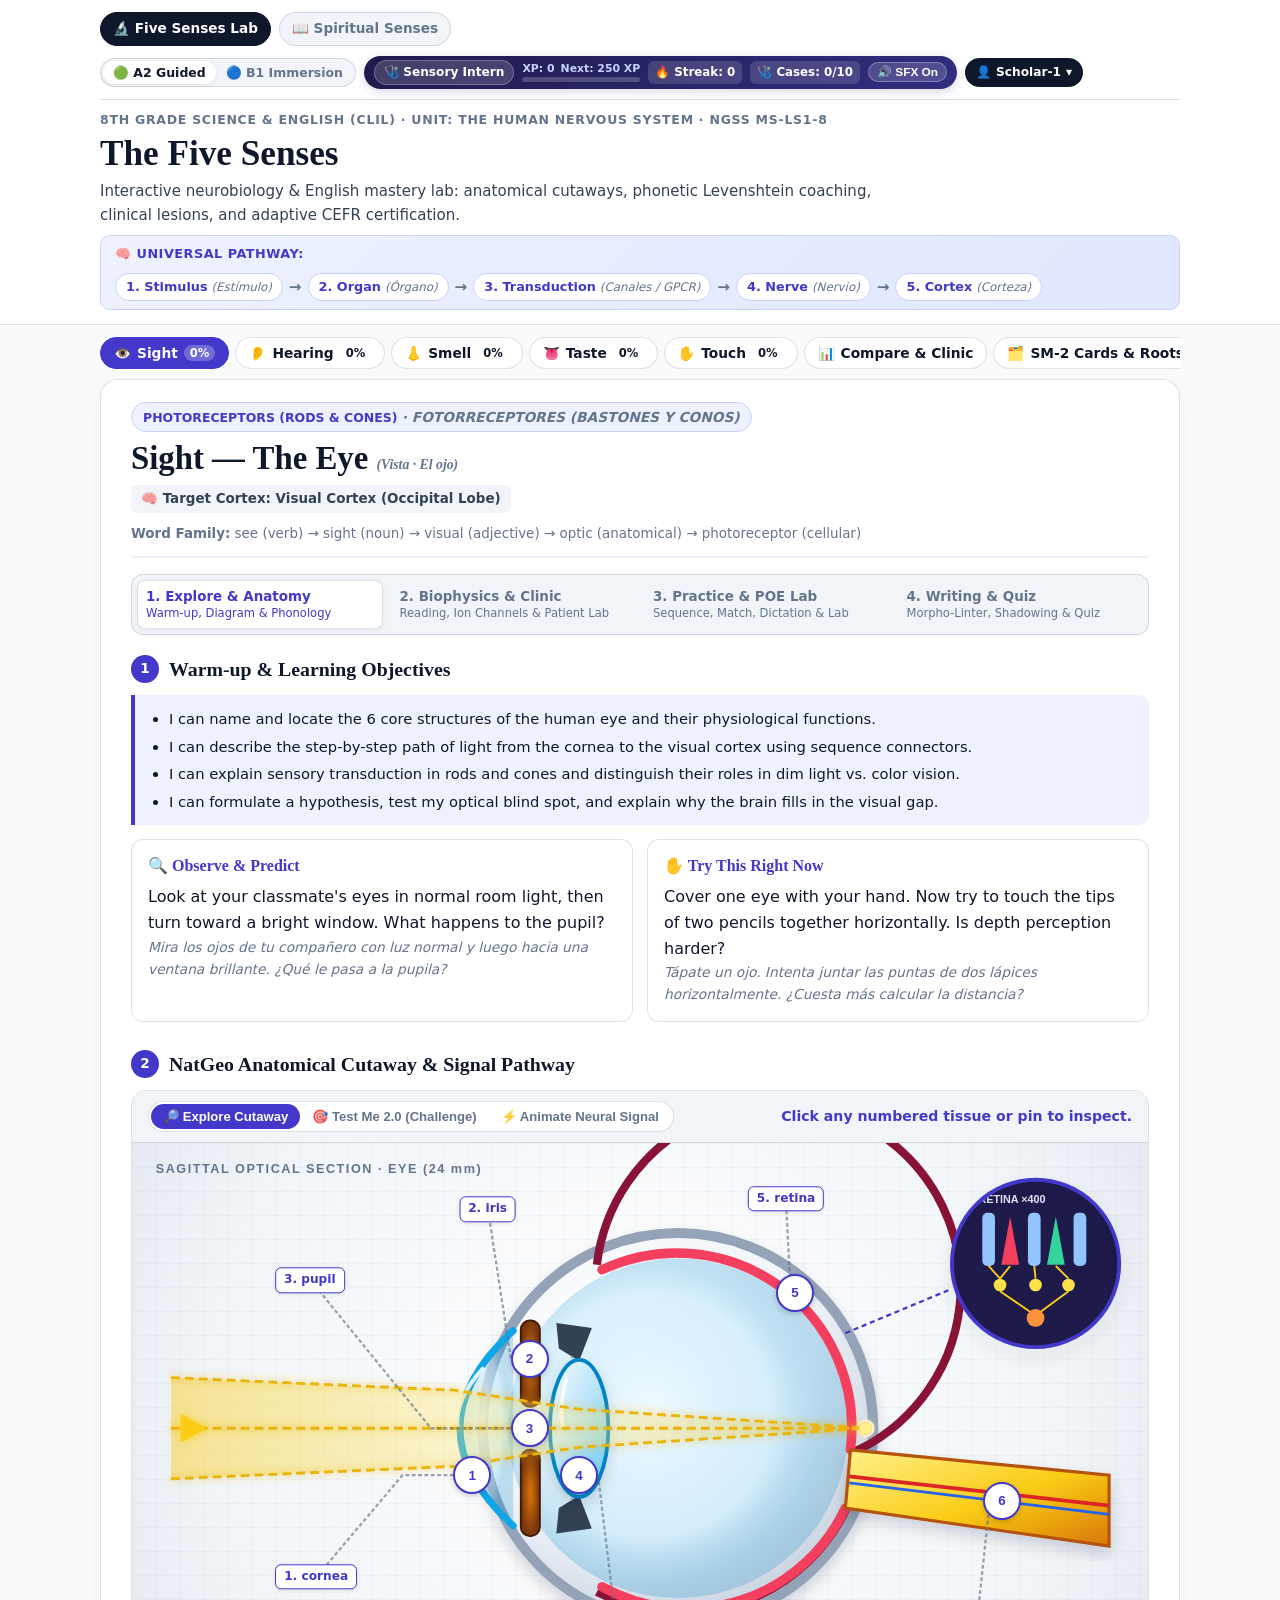
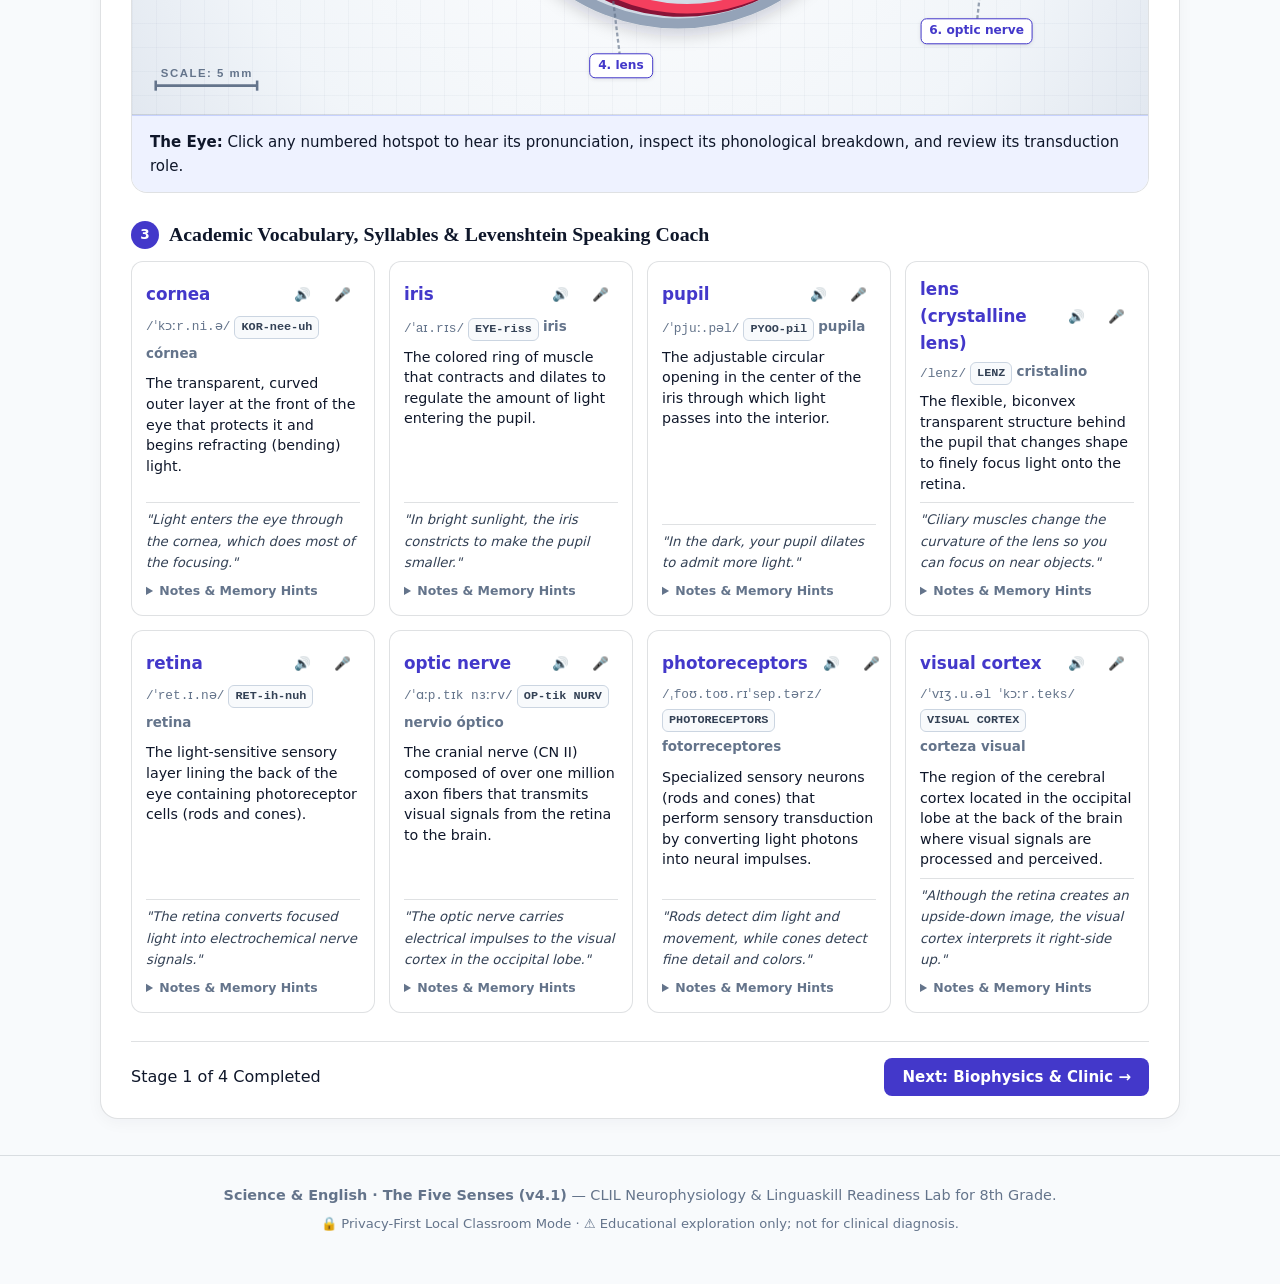
<file: index.html>
<!DOCTYPE html>
<html lang="en">
<head>
  <meta charset="UTF-8">
  <meta name="viewport" content="width=device-width, initial-scale=1.0">
  <meta http-equiv="Content-Security-Policy" content="default-src 'self'; script-src 'self'; style-src 'self' 'unsafe-inline' https://fonts.googleapis.com; font-src 'self' https://fonts.gstatic.com; img-src 'self' data:; media-src 'self'; connect-src 'self'; object-src 'none'; base-uri 'self'; form-action 'none';">
  <title>The Five Senses — Interactive CLIL Neurophysiology &amp; English Platform (8th Grade)</title>
  <meta name="description" content="Interactive CLIL field guide to human sensory neurobiology for 8th grade: sight, hearing, smell, taste, and touch. Features Pixar/NatGeo SVG cutaways, Levenshtein pronunciation coach, SM-2 flashcards, POE labs, and adaptive Linguaskill CEFR assessment.">
  <meta property="og:title" content="The Five Senses — Interactive CLIL Field Guide">
  <meta property="og:description" content="Explore how every sense follows the universal biological path: Stimulus → Sense Organ → Sensory Transduction → Nerve → Brain Cortex.">
  <meta property="og:type" content="website">
  <meta name="theme-color" content="#4338CA">
  <link rel="manifest" href="manifest.json">
  <link rel="icon" type="image/svg+xml" href="data:image/svg+xml,%3Csvg xmlns='http://www.w3.org/2000/svg' viewBox='0 0 32 32'%3E%3Ccircle cx='16' cy='16' r='15' fill='%234338CA'/%3E%3Cpath d='M6 16C9 10 12.5 8 16 8s7 2 10 8c-3 6-6.5 8-10 8s-7-2-10-8z' fill='none' stroke='%23fff' stroke-width='2.2'/%3E%3Ccircle cx='16' cy='16' r='3.5' fill='%23fff'/%3E%3C/svg%3E">
  <link rel="preconnect" href="https://fonts.googleapis.com">
  <link rel="preconnect" href="https://fonts.gstatic.com" crossorigin>
  <link href="https://fonts.googleapis.com/css2?family=Fraunces:ital,opsz,wght@0,9..144,400;0,9..144,600;0,9..144,700;1,9..144,500&family=Inter:wght@400;500;600;700;800&display=swap" rel="stylesheet">
  <link rel="stylesheet" href="css/styles.css">
</head>
<body>

  <!-- Compact Unified Masthead Header -->
  <header class="masthead">
    <div class="container">
      <!-- Top Utility Strip: Module Nav, CLIL Scaffolding, HUD, and Station Profile Popover -->
      <div class="topbar-unified" role="region" aria-label="Workspace utilities and student progress">
        <nav class="sub-nav" aria-label="Module selector">
          <a href="index.html" class="sub-nav-link active" aria-current="page">🔬 Five Senses Lab</a>
          <a href="biblical_senses.html" class="sub-nav-link">📖 Spiritual Senses</a>
        </nav>

        <div class="topbar-controls">
          <div class="scaffolding-switcher" role="radiogroup" aria-label="CLIL Scaffolding Level">
            <button class="scaffold-btn active" id="btn-scaffold-guided" data-action="set-scaffolding" data-mode="guided" aria-pressed="true" title="Shows optional Spanish translations, A2 reading summary, and phonetic guides">🟢 A2 Guided</button>
            <button class="scaffold-btn" id="btn-scaffold-immersion" data-action="set-scaffolding" data-mode="immersion" aria-pressed="false" title="100% English immersion without Spanish glosses">🔵 B1 Immersion</button>
          </div>

          <!-- Compact Neuro-Lab HUD -->
          <div class="hud-bar hud-compact" role="status" aria-label="Student Gamification Progress">
            <span class="hud-rank-badge" id="hud-rank-badge">🩺 Sensory Intern</span>
            <div class="hud-xp-wrap">
              <div class="hud-xp-labels">
                <span>XP: <strong id="hud-xp-val">0</strong></span>
                <span id="hud-next-rank">Next: 250 XP</span>
              </div>
              <div class="hud-xp-track">
                <div class="hud-xp-fill" id="hud-xp-fill"></div>
              </div>
            </div>
            <span class="hud-pill" id="hud-streak-pill">🔥 0</span>
            <span class="hud-pill" id="hud-cases-pill">🩺 0/10</span>
            <button class="hud-sfx-btn" id="hud-sfx-toggle" data-action="toggle-sfx" aria-pressed="true" title="Toggle procedural game audio effects">🔊 SFX On</button>
          </div>

          <!-- Station Profile Popover (FERPA / Shared Lab Safe) -->
          <details class="station-dropdown">
            <summary class="session-badge" title="Manage student station profile &amp; JSON backup">👤 <span id="active-profile-label">Scholar-1</span> ▾</summary>
            <div class="station-popover" role="region" aria-label="Classroom Student Profile Manager">
              <div class="station-row">
                <label for="profile-switch-input" class="sr-only">Student Code or Alias</label>
                <input type="text" id="profile-switch-input" class="station-input" placeholder="Student ID (e.g. Ana_8A)" maxlength="24">
                <button class="session-btn" data-action="switch-profile">Switch / Load</button>
              </div>
              <div class="station-actions">
                <button class="session-btn" data-action="export-progress" title="Download signed JSON portfolio">💾 Export JSON</button>
                <label class="session-btn file-upload-label" title="Restore saved JSON portfolio">
                  📂 Import JSON
                  <input type="file" id="import-progress-file" accept=".json" class="sr-only">
                </label>
                <button class="session-btn danger" data-action="end-student-turn" title="Clear personal data for the next student in computer lab">🔒 End Turn</button>
              </div>
            </div>
          </details>
        </div>
      </div>

      <!-- Compact Hero + Unifying Pathway -->
      <div class="masthead-hero">
        <div class="hero-copy">
          <div class="kicker">8th Grade Science &amp; English (CLIL) · Unit: The Human Nervous System · NGSS MS-LS1-8</div>
          <h1>The Five Senses</h1>
          <p class="lede">Interactive neurobiology &amp; English mastery lab: anatomical cutaways, phonetic Levenshtein coaching, clinical lesions, and adaptive CEFR certification.</p>
        </div>

        <div class="big-idea-banner" role="region" aria-label="Unifying scientific model">
          <div class="big-idea-title">🧠 Universal Pathway:</div>
          <div class="big-idea-flow">
            <span class="big-idea-node">1. Stimulus <small class="es-sub">(Estímulo)</small></span>
            <span class="big-idea-arrow" aria-hidden="true">→</span>
            <span class="big-idea-node">2. Organ <small class="es-sub">(Órgano)</small></span>
            <span class="big-idea-arrow" aria-hidden="true">→</span>
            <span class="big-idea-node">3. Transduction <small class="es-sub">(Canales / GPCR)</small></span>
            <span class="big-idea-arrow" aria-hidden="true">→</span>
            <span class="big-idea-node">4. Nerve <small class="es-sub">(Nervio)</small></span>
            <span class="big-idea-arrow" aria-hidden="true">→</span>
            <span class="big-idea-node">5. Cortex <small class="es-sub">(Corteza)</small></span>
          </div>
        </div>
      </div>
    </div>
  </header>

  <main class="container">
    <!-- Navigation Tabs -->
    <nav class="nav-bar" role="tablist" aria-label="Study sections">
      <button class="tab-btn" role="tab" aria-selected="true" aria-controls="panel-sight" id="tab-sight" data-target="sight">
        <span aria-hidden="true">👁️</span>
        <span>Sight</span>
        <span class="tab-badge" id="badge-sight">0%</span>
      </button>
      <button class="tab-btn" role="tab" aria-selected="false" aria-controls="panel-hearing" id="tab-hearing" data-target="hearing">
        <span aria-hidden="true">👂</span>
        <span>Hearing</span>
        <span class="tab-badge" id="badge-hearing">0%</span>
      </button>
      <button class="tab-btn" role="tab" aria-selected="false" aria-controls="panel-smell" id="tab-smell" data-target="smell">
        <span aria-hidden="true">👃</span>
        <span>Smell</span>
        <span class="tab-badge" id="badge-smell">0%</span>
      </button>
      <button class="tab-btn" role="tab" aria-selected="false" aria-controls="panel-taste" id="tab-taste" data-target="taste">
        <span aria-hidden="true">👅</span>
        <span>Taste</span>
        <span class="tab-badge" id="badge-taste">0%</span>
      </button>
      <button class="tab-btn" role="tab" aria-selected="false" aria-controls="panel-touch" id="tab-touch" data-target="touch">
        <span aria-hidden="true">✋</span>
        <span>Touch</span>
        <span class="tab-badge" id="badge-touch">0%</span>
      </button>
      <button class="tab-btn" role="tab" aria-selected="false" aria-controls="panel-compare" id="tab-compare" data-target="compare">
        <span aria-hidden="true">📊</span>
        <span>Compare &amp; Clinic</span>
      </button>
      <button class="tab-btn" role="tab" aria-selected="false" aria-controls="panel-glossary" id="tab-glossary" data-target="glossary">
        <span aria-hidden="true">🗂️</span>
        <span>SM-2 Cards &amp; Roots</span>
      </button>
      <button class="tab-btn" role="tab" aria-selected="false" aria-controls="panel-final" id="tab-final" data-target="final">
        <span aria-hidden="true">🎓</span>
        <span>Linguaskill Exam</span>
      </button>
      <button class="tab-btn" role="tab" aria-selected="false" aria-controls="panel-teacher" id="tab-teacher" data-target="teacher">
        <span aria-hidden="true">👩‍🏫</span>
        <span>Teacher Guide</span>
      </button>
    </nav>

    <!-- Five Sense Panels (Lazy-rendered on demand by js/app.js) -->
    <section class="sense-panel active" id="panel-sight" data-sense="sight" role="tabpanel" aria-labelledby="tab-sight"></section>
    <section class="sense-panel" id="panel-hearing" data-sense="hearing" role="tabpanel" aria-labelledby="tab-hearing"></section>
    <section class="sense-panel" id="panel-smell" data-sense="smell" role="tabpanel" aria-labelledby="tab-smell"></section>
    <section class="sense-panel" id="panel-taste" data-sense="taste" role="tabpanel" aria-labelledby="tab-taste"></section>
    <section class="sense-panel" id="panel-touch" data-sense="touch" role="tabpanel" aria-labelledby="tab-touch"></section>

    <!-- Compare & Clinical Lesion Simulator Panel -->
    <section class="sense-panel" id="panel-compare" role="tabpanel" aria-labelledby="tab-compare">
      <div class="sense-header">
        <span class="sense-badge badge-sight-default">Synthesis &amp; Clinical Neurophysiology</span>
        <h2 class="sense-title">Compare All 5 Senses &amp; Clinical Lesion Lab</h2>
        <p class="panel-intro">Compare molecular ion channels, adaptation dynamics, and thalamic relays across all five senses, then apply systemic reasoning to diagnose real clinical neurology lesions.</p>
      </div>

      <div class="compare-mode-bar">
        <button class="action-btn btn-compact" id="btn-compare-study" data-action="set-compare-mode" data-mode="study">📖 Study Synthesis Table</button>
        <button class="action-btn btn-compact btn-muted" id="btn-compare-practice" data-action="set-compare-mode" data-mode="practice">✏️ Interactive Practice Matrix</button>
      </div>

      <div class="compare-table-wrap" id="compare-table-content" aria-live="polite"></div>

      <!-- Clinical Simulator Container -->
      <div id="clinical-simulator-content" class="clinical-sim-wrap"></div>
    </section>

    <!-- Flashcards (SM-2), Roots & Glossary Panel -->
    <section class="sense-panel" id="panel-glossary" role="tabpanel" aria-labelledby="tab-glossary">
      <div class="sense-header">
        <span class="sense-badge badge-sight-default">Accelerated Memory (SM-2 SRS + Dual Coding)</span>
        <h2 class="sense-title">SM-2 Flashcards, Scientific Roots &amp; Glossary</h2>
        <p class="panel-intro">Consolidate vocabulary using algorithmic SuperMemo-2 spaced repetition, interleaved cross-sense decks, mnemonic hooks, and Greek/Latin roots.</p>
      </div>
      <div id="glossary-panel-content"></div>
    </section>

    <!-- Final Linguaskill Psychometric & Adaptive Exam Panel -->
    <section class="sense-panel" id="panel-final" role="tabpanel" aria-labelledby="tab-final">
      <div class="sense-header">
        <span class="sense-badge badge-sight-default">Cambridge Linguaskill Style · CEFR A2–B1.2 &amp; NGSS MS-LS1-8</span>
        <h2 class="sense-title">Adaptive Unit Assessment &amp; CEFR Profile</h2>
        <p class="panel-intro">Measure your scientific English proficiency across Reading Comprehension, Use of English, and Neurobiology. Choose Standard Summative Mode or Computerized Adaptive Test (CAT) to generate a SHA-256 verified certificate.</p>
      </div>

      <div class="exam-setup-bar">
        <label for="student-name" class="exam-name-label">Student Full Name:</label>
        <input type="text" id="student-name" class="exam-name-input" maxlength="60" placeholder="Write your full name...">
        <button class="action-btn btn-compact" id="btn-exam-standard" data-action="start-standard-exam">📝 Standard 20-Item Exam</button>
        <button class="action-btn btn-compact btn-cat" id="btn-exam-cat" data-action="start-cat-exam">🎯 Adaptive Linguaskill CAT (12 Items)</button>
      </div>

      <div id="final-exam-questions"></div>

      <div class="exam-actions-bar" id="final-exam-actions-bar">
        <button class="action-btn" id="btn-submit-final" data-action="check-final-exam">Submit Final Exam &amp; Generate CEFR Report</button>
        <div id="final-exam-result" aria-live="polite"></div>
      </div>
    </section>

    <!-- Teacher Guide Panel -->
    <section class="sense-panel" id="panel-teacher" role="tabpanel" aria-labelledby="tab-teacher">
      <div class="sense-header">
        <span class="sense-badge badge-sight-default">For Educators · Guía Docente CLIL / CER / NGSS</span>
        <h2 class="sense-title">Teacher Guide, CER Protocol &amp; Socratic Probes</h2>
        <p class="panel-intro">Pedagogical sequence, Claim-Evidence-Reasoning (CER) lab protocol, Nobel neurophysiology probes, and misconception intervention guide.</p>
      </div>
      <div id="teacher-guide-content"></div>
    </section>
  </main>

  <!-- Accessible Glossary Modal -->
  <div class="modal-overlay" id="modal-overlay" role="dialog" aria-modal="true" aria-labelledby="modal-title">
    <div class="modal-window">
      <button class="modal-close" id="modal-close" aria-label="Close modal">&times;</button>
      <h3 id="modal-title" class="modal-heading"></h3>
      <div id="modal-body"></div>
    </div>
  </div>

  <footer>
    <div class="container">
      <p><strong>Science &amp; English · The Five Senses (v4.1)</strong> — CLIL Neurophysiology &amp; Linguaskill Readiness Lab for 8th Grade.</p>
      <p class="footer-meta">🔒 Privacy-First Local Classroom Mode · ⚠️ Educational exploration only; not for clinical diagnosis.</p>
    </div>
  </footer>

  <script src="js/data.js"></script>
  <script src="js/diagrams.js"></script>
  <script src="js/app.js"></script>
</body>
</html>
</file>
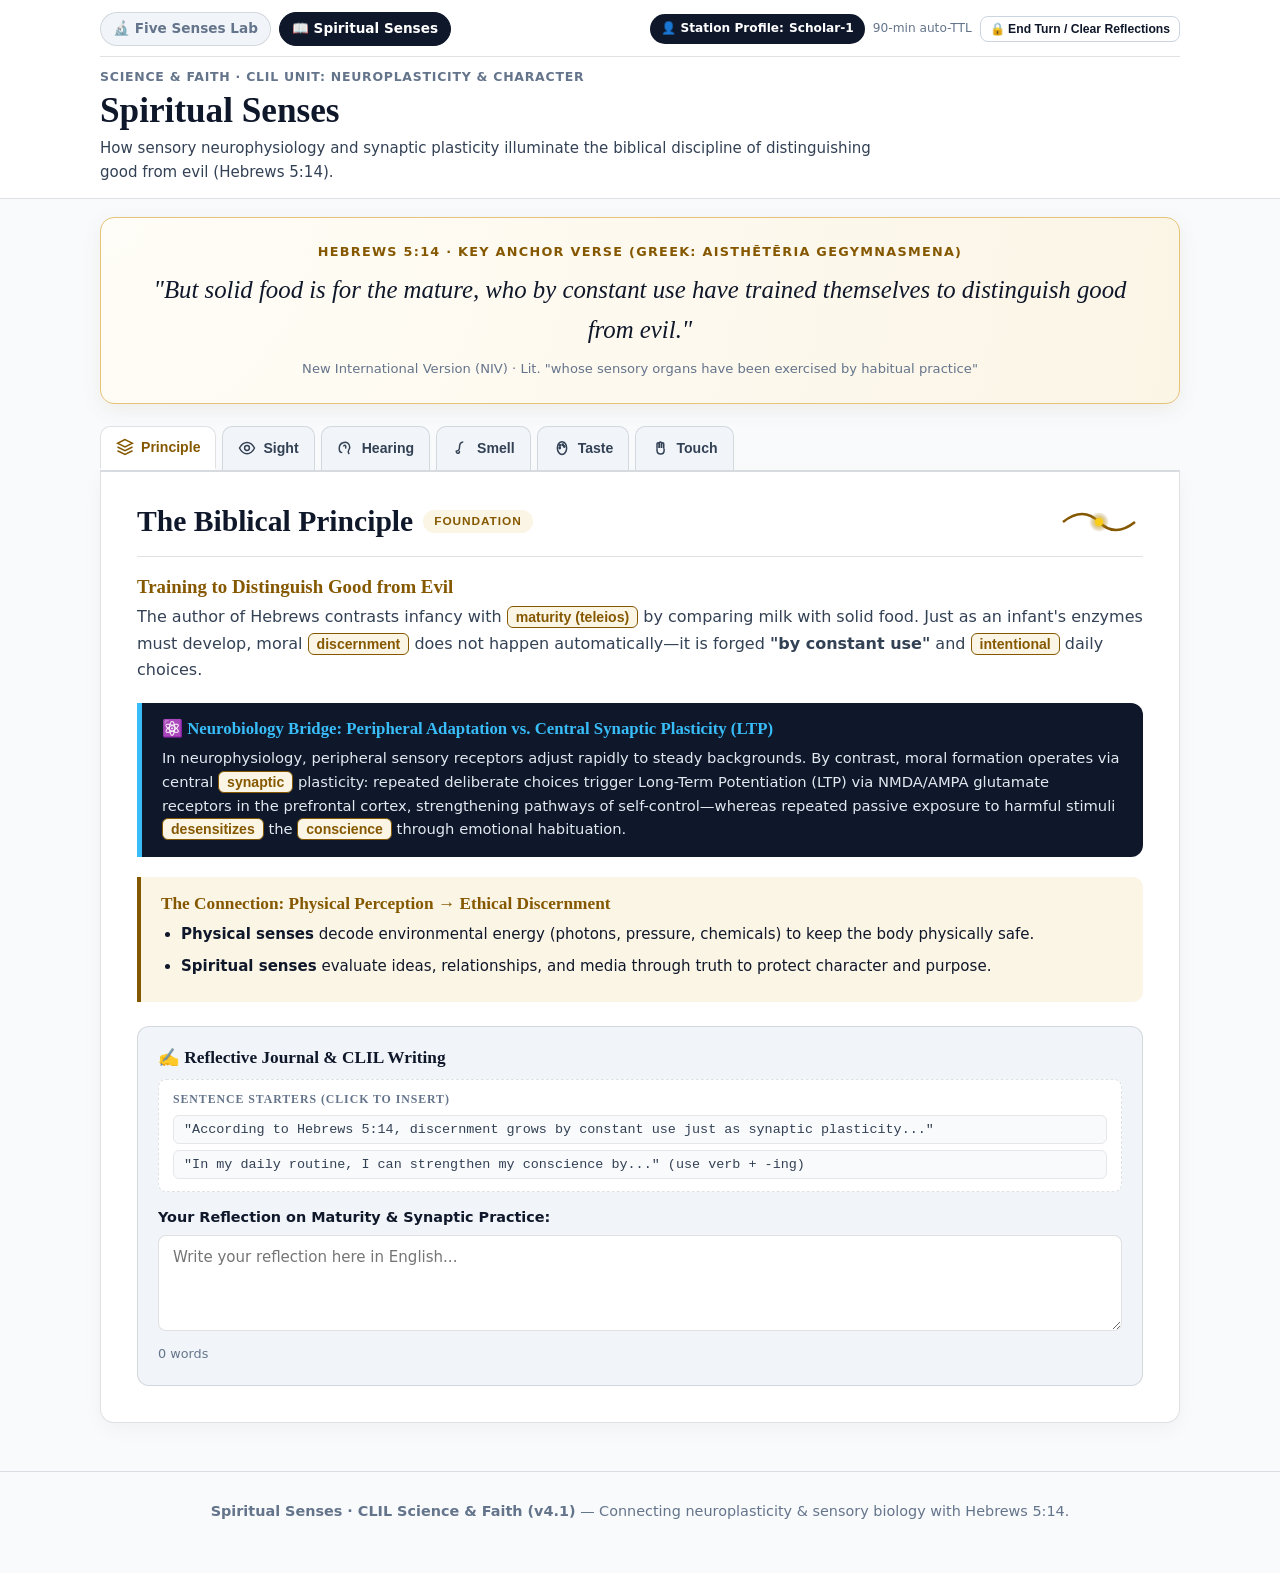
<file: biblical_senses.html>
<!DOCTYPE html>
<html lang="en">
<head>
  <meta charset="UTF-8">
  <meta name="viewport" content="width=device-width, initial-scale=1.0">
  <meta http-equiv="Content-Security-Policy" content="default-src 'self'; script-src 'self'; style-src 'self' 'unsafe-inline' https://fonts.googleapis.com; font-src 'self' https://fonts.gstatic.com; img-src 'self' data:; media-src 'self'; connect-src 'self'; object-src 'none'; base-uri 'self'; form-action 'none';">
  <title>Spiritual Senses — Distinguishing Good from Evil (Hebrews 5:14) | CLIL Science &amp; Faith</title>
  <meta name="description" content="Connecting sensory neurophysiology and synaptic plasticity to spiritual discernment based on Hebrews 5:14 for 8th Grade Science & Faith CLIL.">
  <link rel="manifest" href="manifest.json">
  <link rel="icon" type="image/svg+xml" href="data:image/svg+xml,%3Csvg xmlns='http://www.w3.org/2000/svg' viewBox='0 0 32 32'%3E%3Ccircle cx='16' cy='16' r='15' fill='%23855800'/%3E%3Cpath d='M16 7l-9 4.5 9 4.5 9-4.5-9-4.5zM7 20.5l9 4.5 9-4.5M7 16l9 4.5 9-4.5' fill='none' stroke='%23fff' stroke-width='2'/%3E%3C/svg%3E">
  <link rel="preconnect" href="https://fonts.googleapis.com">
  <link rel="preconnect" href="https://fonts.gstatic.com" crossorigin>
  <link href="https://fonts.googleapis.com/css2?family=Fraunces:ital,opsz,wght@0,9..144,400;0,9..144,600;0,9..144,700;1,9..144,500&family=Inter:wght@400;500;600;700;800&display=swap" rel="stylesheet">
  <link rel="stylesheet" href="css/styles.css">
</head>
<body class="biblical-page">

  <!-- Unified Compact Masthead matching index.html -->
  <header class="masthead">
    <div class="container">
      <div class="topbar-unified" role="region" aria-label="Module navigation and journal isolation">
        <nav class="sub-nav" aria-label="Module selector">
          <a href="index.html" class="sub-nav-link">🔬 Five Senses Lab</a>
          <a href="biblical_senses.html" class="sub-nav-link active" aria-current="page">📖 Spiritual Senses</a>
        </nav>

        <div class="topbar-controls">
          <span class="session-badge">👤 Station Profile: <span id="biblical-profile-label">Scholar-1</span></span>
          <span class="session-ttl-hint">90-min auto-TTL</span>
          <button class="session-btn danger" id="btn-clear-journals">🔒 End Turn / Clear Reflections</button>
        </div>
      </div>

      <div class="masthead-hero">
        <div class="hero-copy">
          <div class="kicker">Science &amp; Faith · CLIL Unit: Neuroplasticity &amp; Character</div>
          <h1>Spiritual Senses</h1>
          <p class="lede">How sensory neurophysiology and synaptic plasticity illuminate the biblical discipline of distinguishing good from evil (Hebrews 5:14).</p>
        </div>
      </div>
    </div>
  </header>

  <main class="container biblical-main">
    <div class="verse-card">
      <div class="ref">Hebrews 5:14 · Key Anchor Verse (Greek: aisthētēria gegymnasmena)</div>
      <blockquote>"But solid food is for the mature, who by constant use have trained themselves to distinguish good from evil."</blockquote>
      <div class="translation">New International Version (NIV) · Lit. "whose sensory organs have been exercised by habitual practice"</div>
    </div>

    <div class="tabbar" role="tablist" aria-label="Spiritual senses tabs">
      <button class="tab" data-target="principle" role="tab" id="tab-principle" aria-selected="true" aria-controls="panel-principle">
        <svg viewBox="0 0 24 24" fill="none" stroke="currentColor" stroke-width="2"><path d="M12 2L2 7l10 5 10-5-10-5zM2 17l10 5 10-5M2 12l10 5 10-5"/></svg>
        <span class="tab-text">Principle</span>
      </button>
      <button class="tab" data-target="sight" role="tab" id="tab-sight" aria-selected="false" aria-controls="panel-sight">
        <svg viewBox="0 0 24 24" fill="none" stroke="currentColor" stroke-width="2"><path d="M2 12C4.5 7 8 4.5 12 4.5S19.5 7 22 12C19.5 17 16 19.5 12 19.5S4.5 17 2 12Z"/><circle cx="12" cy="12" r="3.2"/></svg>
        <span class="tab-text">Sight</span>
      </button>
      <button class="tab" data-target="hearing" role="tab" id="tab-hearing" aria-selected="false" aria-controls="panel-hearing">
        <svg viewBox="0 0 24 24" fill="none" stroke="currentColor" stroke-width="2"><path d="M8 5C4.5 6 3 9.5 3 12.5C3 16 5 18 7 18M8 5C12 3 17 5.5 17 11C17 13.5 15 14.5 15 17C15 19 16.5 20 16.5 20"/><path d="M9 10C9 8.5 10 8 11 8.5C12 9 12 12 11 12.5"/></svg>
        <span class="tab-text">Hearing</span>
      </button>
      <button class="tab" data-target="smell" role="tab" id="tab-smell" aria-selected="false" aria-controls="panel-smell">
        <svg viewBox="0 0 24 24" fill="none" stroke="currentColor" stroke-width="2"><path d="M15 4C12 4 10 7 10 11C10 15 8 16 6 15.5"/><path d="M6 15.5C5 17.5 6.5 19.5 8.5 19C10 18.6 10.3 17 9.5 16"/></svg>
        <span class="tab-text">Smell</span>
      </button>
      <button class="tab" data-target="taste" role="tab" id="tab-taste" aria-selected="false" aria-controls="panel-taste">
        <svg viewBox="0 0 24 24" fill="none" stroke="currentColor" stroke-width="2"><ellipse cx="12" cy="12" rx="6.2" ry="8.5"/><circle cx="9.3" cy="8.5" r="0.9" fill="currentColor"/><circle cx="13" cy="7.6" r="0.9" fill="currentColor"/><circle cx="15" cy="10" r="0.9" fill="currentColor"/><circle cx="9" cy="12" r="0.9" fill="currentColor"/></svg>
        <span class="tab-text">Taste</span>
      </button>
      <button class="tab" data-target="touch" role="tab" id="tab-touch" aria-selected="false" aria-controls="panel-touch">
        <svg viewBox="0 0 24 24" fill="none" stroke="currentColor" stroke-width="2"><path d="M8 13V6.5C8 5.7 8.7 5 9.5 5C10.3 5 11 5.7 11 6.5V12"/><path d="M11 12V5.5C11 4.7 11.7 4 12.5 4C13.3 4 14 4.7 14 5.5V12"/><path d="M14 12V6.5C14 5.7 14.7 5 15.5 5C16.3 5 17 5.7 17 6.5V13"/><path d="M8 13V15C8 18 10 20 13 20C16 20 17.5 18 17.5 15V13"/></svg>
        <span class="tab-text">Touch</span>
      </button>
    </div>

    <div class="panels">

      <!-- 1. PRINCIPLE PANEL -->
      <section class="panel active" data-sense="principle" id="panel-principle" role="tabpanel" aria-labelledby="tab-principle">
        <div class="panel-header-flex">
          <h2>The Biblical Principle <span class="panel-badge">Foundation</span></h2>
          <svg width="88" height="44" viewBox="0 0 88 44" aria-hidden="true">
            <defs><radialGradient id="gPulse"><stop offset="0%" stop-color="#FACC15"/><stop offset="100%" stop-color="#855800" stop-opacity="0"/></radialGradient></defs>
            <path d="M8 22 Q28 6 44 22 T80 22" fill="none" stroke="#855800" stroke-width="2.5"/>
            <circle cx="44" cy="22" r="10" fill="url(#gPulse)"/><circle cx="44" cy="22" r="4" fill="#FACC15"/>
          </svg>
        </div>
        <div class="reading">
          <h3>Training to Distinguish Good from Evil</h3>
          <p>The author of Hebrews contrasts infancy with <button class="vocab-pill" data-word="teleios">maturity (teleios)</button> by comparing milk with solid food. Just as an infant's enzymes must develop, moral <button class="vocab-pill" data-word="discernment">discernment</button> does not happen automatically—it is forged <strong>"by constant use"</strong> and <button class="vocab-pill" data-word="intentional">intentional</button> daily choices.</p>
        </div>
        <div class="science-box">
          <h4>⚛️ Neurobiology Bridge: Peripheral Adaptation vs. Central Synaptic Plasticity (LTP)</h4>
          <p>In neurophysiology, peripheral sensory receptors adjust rapidly to steady backgrounds. By contrast, moral formation operates via central <button class="vocab-pill" data-word="synaptic">synaptic</button> plasticity: repeated deliberate choices trigger Long-Term Potentiation (LTP) via NMDA/AMPA glutamate receptors in the prefrontal cortex, strengthening pathways of self-control—whereas repeated passive exposure to harmful stimuli <button class="vocab-pill" data-word="desensitizes">desensitizes</button> the <button class="vocab-pill" data-word="conscience">conscience</button> through emotional habituation.</p>
        </div>
        <div class="analogy-box">
          <h4>The Connection: Physical Perception &rarr; Ethical Discernment</h4>
          <ul>
            <li><strong>Physical senses</strong> decode environmental energy (photons, pressure, chemicals) to keep the body physically safe.</li>
            <li><strong>Spiritual senses</strong> evaluate ideas, relationships, and media through truth to protect character and purpose.</li>
          </ul>
        </div>
        <div class="challenge">
          <h4>✍️ Reflective Journal &amp; CLIL Writing</h4>
          <div class="sentence-frames">
            <h5>Sentence Starters (Click to Insert)</h5>
            <div class="frames-list">
              <button type="button" class="frame-item" data-target="journal-principle">"According to Hebrews 5:14, discernment grows by constant use just as synaptic plasticity..."</button>
              <button type="button" class="frame-item" data-target="journal-principle">"In my daily routine, I can strengthen my conscience by..." (use verb + -ing)</button>
            </div>
          </div>
          <label class="journal-label" for="journal-principle">Your Reflection on Maturity &amp; Synaptic Practice:</label>
          <textarea id="journal-principle" class="journal-textarea" maxlength="2000" placeholder="Write your reflection here in English..."></textarea>
          <div class="journal-meta"><span id="wc-journal-principle">0 words</span><span class="save-indicator" id="save-journal-principle">✓ Saved</span></div>
        </div>
      </section>

      <!-- 2. SIGHT PANEL -->
      <section class="panel" data-sense="sight" id="panel-sight" role="tabpanel" aria-labelledby="tab-sight">
        <div class="panel-header-flex">
          <h2>Sight — What You Look At <span class="panel-badge">Vision &amp; Attention</span></h2>
          <svg width="88" height="44" viewBox="0 0 88 44" aria-hidden="true">
            <path d="M12 22 C24 8 64 8 76 22 C64 36 24 36 12 22Z" fill="#EEF2FF" stroke="#4338CA" stroke-width="2.2"/>
            <circle cx="44" cy="22" r="7" fill="#4338CA"/><circle cx="42" cy="20" r="2.2" fill="#FFF"/>
          </svg>
        </div>
        <div class="reading">
          <h3>Physical Sense: Active Saccades &amp; Foveal Focus</h3>
          <p>Your eyes execute fast <button class="vocab-pill" data-word="saccadic">saccadic</button> jumps so that the tiny central <button class="vocab-pill" data-word="fovea">fovea</button> examines only what you choose to attend to. Scripture advises fixing visual attention intentionally: <em>"I will not look with approval on anything that is vile"</em> (Psalm 101:3).</p>
        </div>
        <div class="science-box">
          <h4>⚛️ Neurobiology Bridge: Peripheral Photobleaching vs. Central Cortical Habituation</h4>
          <p>Staring at intense light causes temporary <button class="vocab-pill" data-word="photobleaching">photobleaching</button> of rhodopsin inside peripheral rods and cones. At the brain level, constantly scrolling through degrading or violent feeds causes central habituation in the amygdala and dopamine reward circuits—dulling your appreciation for what is genuinely pure and excellent (Philippians 4:8).</p>
        </div>
        <div class="challenge">
          <h4>✍️ Reflective Journal &amp; CLIL Writing</h4>
          <div class="sentence-frames">
            <h5>Sentence Starters (Click to Insert)</h5>
            <div class="frames-list">
              <button type="button" class="frame-item" data-target="journal-sight">"Just as my fovea selects what enters sharpest focus, I protect my attention by..." (use verb + -ing)</button>
              <button type="button" class="frame-item" data-target="journal-sight">"One practical digital boundary I will set this week is..."</button>
            </div>
          </div>
          <label class="journal-label" for="journal-sight">Reflection on Visual Focus &amp; Digital Media Diet:</label>
          <textarea id="journal-sight" class="journal-textarea" maxlength="2000" placeholder="Describe your observations and boundaries here..."></textarea>
          <div class="journal-meta"><span id="wc-journal-sight">0 words</span><span class="save-indicator" id="save-journal-sight">✓ Saved</span></div>
        </div>
      </section>

      <!-- 3. HEARING PANEL -->
      <section class="panel" data-sense="hearing" id="panel-hearing" role="tabpanel" aria-labelledby="tab-hearing">
        <div class="panel-header-flex">
          <h2>Hearing — What You Listen To <span class="panel-badge">Acoustic Filtering</span></h2>
          <svg width="88" height="44" viewBox="0 0 88 44" aria-hidden="true">
            <path d="M10 14 Q22 22 10 30 M20 10 Q34 22 20 34" fill="none" stroke="#C2410C" stroke-width="2.2" stroke-linecap="round"/>
            <circle cx="56" cy="22" r="11" fill="#FFF7ED" stroke="#C2410C" stroke-width="2.2"/>
            <path d="M56 22 m-4 0 a 4 4 0 1 0 8 0 a 2 2 0 1 0 -4 0" fill="none" stroke="#C2410C" stroke-width="1.8"/>
          </svg>
        </div>
        <div class="reading">
          <h3>Physical Sense: Mechanoreception in the Cochlea</h3>
          <p>Pressure waves bend stereocilia inside the <button class="vocab-pill" data-word="cochlea">cochlea</button>, yet unlike eyelids, our ears have no physical shutters. Instead, the auditory cortex performs selective <button class="vocab-pill" data-word="attenuation">attenuation</button> (the cocktail party effect) to filter background noise and isolate meaningful speech.</p>
        </div>
        <div class="science-box">
          <h4>⚛️ Neurobiology Bridge: Signal-to-Noise Ratio (SNR) in Selective Attention</h4>
          <p>Our brain amplifies target voices while suppressing distracting clamor. Spiritually, Jesus warns: <em>"Consider carefully what you hear"</em> (Mark 4:24). Practicing discernment means raising the signal of wise counsel while turning down the noise of malicious gossip and cynicism.</p>
        </div>
        <div class="challenge">
          <h4>✍️ Reflective Journal &amp; CLIL Writing</h4>
          <div class="sentence-frames">
            <h5>Sentence Starters (Click to Insert)</h5>
            <div class="frames-list">
              <button type="button" class="frame-item" data-target="journal-hearing">"When peers start gossiping around me, I can filter that noise by..." (use verb + -ing)</button>
              <button type="button" class="frame-item" data-target="journal-hearing">"Selective auditory attention reminds me that my mind chooses to amplify..."</button>
            </div>
          </div>
          <label class="journal-label" for="journal-hearing">Reflection on Auditory Filtering &amp; Voices:</label>
          <textarea id="journal-hearing" class="journal-textarea" maxlength="2000" placeholder="Reflect on the voices and music shaping your thoughts..."></textarea>
          <div class="journal-meta"><span id="wc-journal-hearing">0 words</span><span class="save-indicator" id="save-journal-hearing">✓ Saved</span></div>
        </div>
      </section>

      <!-- 4. SMELL PANEL -->
      <section class="panel" data-sense="smell" id="panel-smell" role="tabpanel" aria-labelledby="tab-smell">
        <div class="panel-header-flex">
          <h2>Smell — What You Are Near <span class="panel-badge">Limbic Atmosphere</span></h2>
          <svg width="88" height="44" viewBox="0 0 88 44" aria-hidden="true">
            <path d="M12 30 Q30 28 42 16 Q54 6 76 16" fill="none" stroke="#15803D" stroke-width="2.4" stroke-dasharray="4 3"/>
            <circle cx="24" cy="26" r="3" fill="#4ADE80"/><circle cx="42" cy="16" r="3.5" fill="#15803D"/><circle cx="64" cy="13" r="3" fill="#4ADE80"/>
          </svg>
        </div>
        <div class="reading">
          <h3>Physical Sense: The Direct Limbic Pathway</h3>
          <p>Olfactory axons project straight into the <button class="vocab-pill" data-word="limbic">limbic</button> system (amygdala and hippocampus) without an initial thalamic stop. When trauma or inflammation causes <button class="vocab-pill" data-word="anosmia">anosmia</button>, humans lose vital early warning against smoke or spoiled food.</p>
        </div>
        <div class="science-box">
          <h4>⚛️ Neurobiology Bridge: Ca²⁺-Calmodulin Olfactory Fatigue vs. Environmental Adaptation</h4>
          <p>After minutes inside a room with a distinct odor, Ca²⁺-calmodulin feedback lowers olfactory receptor sensitivity so you stop noticing it entirely. Likewise, remaining in dishonest or toxic social spaces gradually normalizes unhealthy norms—whereas living with integrity spreads what Paul calls <em>"the pleasing aroma of Christ"</em> (2 Cor 2:15).</p>
        </div>
        <div class="challenge">
          <h4>✍️ Reflective Journal &amp; CLIL Writing</h4>
          <div class="sentence-frames">
            <h5>Sentence Starters (Click to Insert)</h5>
            <div class="frames-list">
              <button type="button" class="frame-item" data-target="journal-smell">"Olfactory fatigue warns me that staying in toxic environments can cause me to..."</button>
              <button type="button" class="frame-item" data-target="journal-smell">"I can bring a positive moral atmosphere to my classroom by..." (use verb + -ing)</button>
            </div>
          </div>
          <label class="journal-label" for="journal-smell">Reflection on Moral Atmosphere &amp; Influence:</label>
          <textarea id="journal-smell" class="journal-textarea" maxlength="2000" placeholder="Reflect on your environments and social influence..."></textarea>
          <div class="journal-meta"><span id="wc-journal-smell">0 words</span><span class="save-indicator" id="save-journal-smell">✓ Saved</span></div>
        </div>
      </section>

      <!-- 5. TASTE PANEL -->
      <section class="panel" data-sense="taste" id="panel-taste" role="tabpanel" aria-labelledby="tab-taste">
        <div class="panel-header-flex">
          <h2>Taste — What You Feed On <span class="panel-badge">Cellular Turnover</span></h2>
          <svg width="88" height="44" viewBox="0 0 88 44" aria-hidden="true">
            <ellipse cx="44" cy="22" rx="22" ry="12" fill="#FFF1F2" stroke="#BE123C" stroke-width="2.2"/>
            <circle cx="36" cy="20" r="2.2" fill="#BE123C"/><circle cx="46" cy="18" r="2.2" fill="#BE123C"/><circle cx="52" cy="24" r="2.2" fill="#BE123C"/>
          </svg>
        </div>
        <div class="reading">
          <h3>Physical Sense: Chemical Assimilation &amp; Taste Buds</h3>
          <p>Saliva dissolves <button class="vocab-pill" data-word="tastants">tastants</button> so gustatory cells can evaluate nutrients before swallowing. In Psalm 34:8, we are invited to <em>"Taste and see that the Lord is good"</em>—training our spiritual appetite toward what is genuinely <button class="vocab-pill" data-word="wholesome">wholesome</button>.</p>
        </div>
        <div class="science-box">
          <h4>⚛️ Neurobiology Bridge: 14-Day Taste Cell Renewal &amp; Acquired Palates</h4>
          <p>Gustatory receptor cells regenerate completely from basal stem cells every 10–14 days. Cutting back ultra-processed sugar resets your receptors within two weeks, revealing natural flavor in whole fruit. Similarly, stepping away from cheap digital dopamine restores your appetite for deep reading and quiet reflection.</p>
        </div>
        <div class="challenge">
          <h4>✍️ Reflective Journal &amp; CLIL Writing</h4>
          <div class="sentence-frames">
            <h5>Sentence Starters (Click to Insert)</h5>
            <div class="frames-list">
              <button type="button" class="frame-item" data-target="journal-taste">"Just as taste buds reset after avoiding excess sugar, my mind can recalibrate by..." (use verb + -ing)</button>
              <button type="button" class="frame-item" data-target="journal-taste">"Moving from spiritual 'milk' to 'solid food' means feeding my mind on..."</button>
            </div>
          </div>
          <label class="journal-label" for="journal-taste">Reflection on Intellectual &amp; Spiritual Nutrition:</label>
          <textarea id="journal-taste" class="journal-textarea" maxlength="2000" placeholder="Reflect on what habits feed your character..."></textarea>
          <div class="journal-meta"><span id="wc-journal-taste">0 words</span><span class="save-indicator" id="save-journal-taste">✓ Saved</span></div>
        </div>
      </section>

      <!-- 6. TOUCH PANEL -->
      <section class="panel" data-sense="touch" id="panel-touch" role="tabpanel" aria-labelledby="tab-touch">
        <div class="panel-header-flex">
          <h2>Touch — What You Reach For <span class="panel-badge">Somatosensory Action</span></h2>
          <svg width="88" height="44" viewBox="0 0 88 44" aria-hidden="true">
            <path d="M16 26 Q32 14 48 26 T76 26" fill="none" stroke="#0E7490" stroke-width="2.2"/>
            <ellipse cx="44" cy="24" rx="10" ry="6" fill="none" stroke="#0E7490" stroke-width="2"/><circle cx="44" cy="24" r="3" fill="#0E7490"/>
          </svg>
        </div>
        <div class="reading">
          <h3>Physical Sense: Active Contact &amp; Agency</h3>
          <p><button class="vocab-pill" data-word="somatosensation">Somatosensation</button> requires direct contact—you cannot touch the world without interacting with it. James 2:17 connects belief with tangible hands-on service: faith without compassionate action is incomplete.</p>
        </div>
        <div class="science-box">
          <h4>⚛️ Neurobiology Bridge: Two-Point Tactile Threshold vs. Calloused Skin</h4>
          <p>On fingertips, dense PIEZO2 mechanoreceptors distinguish two points just 2 mm apart, whereas <button class="vocab-pill" data-word="calloused">calloused</button> skin loses fine tactile resolution. Keeping an active, sensitive conscience preserves our empathy to notice others' needs rather than growing indifferent.</p>
        </div>
        <div class="challenge">
          <h4>✍️ Reflective Journal &amp; CLIL Writing</h4>
          <div class="sentence-frames">
            <h5>Sentence Starters (Click to Insert)</h5>
            <div class="frames-list">
              <button type="button" class="frame-item" data-target="journal-touch">"Avoiding a calloused conscience means responding sensitively to others by..." (use verb + -ing)</button>
              <button type="button" class="frame-item" data-target="journal-touch">"One concrete act of service I can do with my hands this week is..."</button>
            </div>
          </div>
          <label class="journal-label" for="journal-touch">Reflection on Practical Action &amp; Service:</label>
          <textarea id="journal-touch" class="journal-textarea" maxlength="2000" placeholder="Describe one tangible action of kindness or service..."></textarea>
          <div class="journal-meta"><span id="wc-journal-touch">0 words</span><span class="save-indicator" id="save-journal-touch">✓ Saved</span></div>
        </div>
      </section>

    </div>
  </main>

  <!-- Accessible Vocabulary Modal -->
  <div class="modal-overlay" id="vocabModal" role="dialog" aria-modal="true" aria-labelledby="modalWord">
    <div class="modal-box">
      <div class="modal-header">
        <h3 class="modal-word" id="modalWord">Vocabulary</h3>
        <button class="modal-close" id="modalCloseBtn" aria-label="Close modal">&times;</button>
      </div>
      <div class="modal-phonetic" id="modalPhonetic"></div>
      <div class="modal-def" id="modalDef"></div>
      <div class="modal-tip" id="modalTip"></div>
      <button class="modal-listen-btn" id="modalListenBtn">🔊 Listen to Pronunciation</button>
    </div>
  </div>

  <footer>
    <div class="container">
      <p><strong>Spiritual Senses · CLIL Science &amp; Faith (v4.1)</strong> — Connecting neuroplasticity &amp; sensory biology with Hebrews 5:14.</p>
    </div>
  </footer>

  <script src="js/biblical.js"></script>
</body>
</html>
</file>
<file: css/styles.css>
/* =========================================================
   The Five Senses — Unified CLIL & Neurobiology Stylesheet (v4.1)
   WCAG 2.2 AA/AAA Accessible · Responsive · Zero Duplication
   ========================================================= */

:root {
  --ink: #0F172A;
  --ink-light: #334155;
  --muted: #64748B;
  --line: rgba(15, 23, 42, 0.13);
  --paper: #F8FAFC;
  --paper-2: #F1F5F9;
  --paper-card: #FFFFFF;
  --paper-tint: #F1F5F9;

  /* High-contrast sensory palettes (>4.5:1 on light backgrounds) */
  --sight: #4338CA;
  --sight-tint: #EEF2FF;
  --sight-border: #C7D2FE;

  --hearing: #C2410C;
  --hearing-tint: #FFF7ED;
  --hearing-border: #FED7AA;

  --smell: #15803D;
  --smell-tint: #F0FDF4;
  --smell-border: #BBF7D0;

  --taste: #BE123C;
  --taste-tint: #FFF1F2;
  --taste-border: #FECDD3;

  --touch: #0E7490;
  --touch-tint: #ECFEFF;
  --touch-border: #A5F3FC;

  --correct: #166534;
  --correct-tint: #DCFCE7;
  --correct-border: #86EFAC;

  --incorrect: #991B1B;
  --incorrect-tint: #FEE2E2;
  --incorrect-border: #FCA5A5;

  --gold: #855800;
  --gold-tint: #FBF5E6;
  --success: #15803D;

  /* Unified Default Theme Aliases */
  --theme: var(--sight);
  --theme-tint: var(--sight-tint);
  --theme-border: var(--sight-border);
  --accent: var(--sight);
  --tint: var(--sight-tint);
}

* { box-sizing: border-box; margin: 0; padding: 0; }
html { scroll-behavior: smooth; }

body {
  font-family: 'Inter', system-ui, -apple-system, sans-serif;
  color: var(--ink);
  background: var(--paper);
  line-height: 1.6;
  font-size: 16px;
  -webkit-font-smoothing: antialiased;
}

h1, h2, h3, h4, h5 {
  font-family: 'Fraunces', Georgia, serif;
  font-weight: 600;
  color: var(--ink);
  line-height: 1.25;
}

a { color: var(--sight); text-decoration: underline; }
a:hover { text-decoration: none; }

:focus-visible {
  outline: 3px solid var(--accent, var(--sight));
  outline-offset: 2px;
}

@media (prefers-reduced-motion: reduce) {
  *, *::before, *::after {
    animation-duration: 0.01ms !important;
    animation-iteration-count: 1 !important;
    transition-duration: 0.01ms !important;
    scroll-behavior: auto !important;
  }
}

.sr-only {
  position: absolute !important;
  width: 1px !important;
  height: 1px !important;
  padding: 0 !important;
  margin: -1px !important;
  overflow: hidden !important;
  clip: rect(0, 0, 0, 0) !important;
  white-space: nowrap !important;
  border: 0 !important;
}

.container {
  max-width: 1120px;
  margin: 0 auto;
  padding: 0 20px;
}

/* =========================================================
   Compact Masthead, Unified Topbar, Station Popover & HUD
   ========================================================= */
.masthead {
  padding: 12px 0 14px;
  border-bottom: 1px solid var(--line);
  background: #FFF;
}

.topbar-unified {
  display: flex;
  justify-content: space-between;
  align-items: center;
  flex-wrap: wrap;
  gap: 10px;
  padding-bottom: 10px;
  margin-bottom: 10px;
  border-bottom: 1px solid var(--line);
}

.sub-nav {
  display: flex;
  gap: 8px;
  font-size: 0.85rem;
  flex-wrap: wrap;
}
.sub-nav-link {
  color: var(--muted);
  text-decoration: none;
  font-weight: 700;
  padding: 5px 12px;
  border-radius: 999px;
  background: var(--paper-tint);
  border: 1px solid var(--line);
  transition: all 0.15s ease;
}
.sub-nav-link:hover { color: var(--ink); background: #E2E8F0; }
.sub-nav-link.active { background: var(--ink); color: #FFF; border-color: var(--ink); }

.topbar-controls {
  display: flex;
  align-items: center;
  flex-wrap: wrap;
  gap: 8px;
}

/* Scaffolding Switcher (A2 Guided vs B1 Immersion) */
.scaffolding-switcher {
  display: inline-flex;
  background: var(--paper-tint);
  border: 1px solid var(--line);
  border-radius: 999px;
  padding: 2px;
  align-items: center;
}
.scaffold-btn {
  border: none;
  background: transparent;
  font-family: inherit;
  font-size: 0.78rem;
  font-weight: 700;
  padding: 4px 10px;
  border-radius: 999px;
  cursor: pointer;
  color: var(--muted);
  transition: all 0.15s ease;
}
.scaffold-btn.active {
  background: #FFF;
  color: var(--ink);
  box-shadow: 0 1px 4px rgba(0,0,0,0.08);
}
.scaffold-btn:hover:not(.active) { color: var(--ink); }

/* Compact Gamified Neuro-Lab HUD */
.hud-bar.hud-compact {
  display: inline-flex;
  align-items: center;
  flex-wrap: wrap;
  gap: 8px;
  background: linear-gradient(135deg, #1E1B4B 0%, #312E81 100%);
  color: #FFF;
  padding: 4px 10px;
  border-radius: 999px;
  box-shadow: 0 3px 10px rgba(49, 46, 129, 0.18);
}
.hud-rank-badge {
  background: rgba(255, 255, 255, 0.16);
  border: 1px solid rgba(255, 255, 255, 0.25);
  padding: 2px 9px;
  border-radius: 999px;
  font-weight: 800;
  font-size: 0.76rem;
  white-space: nowrap;
}
.hud-xp-wrap {
  min-width: 112px;
}
.hud-xp-labels {
  display: flex;
  justify-content: space-between;
  gap: 6px;
  font-size: 0.68rem;
  font-weight: 700;
  color: #C7D2FE;
  line-height: 1.1;
  margin-bottom: 2px;
}
.hud-xp-track {
  height: 5px;
  background: rgba(255, 255, 255, 0.2);
  border-radius: 999px;
  overflow: hidden;
}
.hud-xp-fill {
  height: 100%;
  background: linear-gradient(90deg, #FACC15, #4ADE80);
  width: 0%;
  transition: width 0.35s ease;
}
.hud-pill {
  background: rgba(255, 255, 255, 0.14);
  padding: 2px 7px;
  border-radius: 6px;
  font-size: 0.74rem;
  font-weight: 700;
  white-space: nowrap;
}
.hud-sfx-btn {
  background: rgba(255, 255, 255, 0.16);
  border: 1px solid rgba(255, 255, 255, 0.28);
  color: #FFF;
  border-radius: 999px;
  padding: 2px 8px;
  cursor: pointer;
  font-size: 0.74rem;
  font-weight: 700;
}

/* Station Profile Dropdown (Removes visual clutter from header) */
.station-dropdown {
  position: relative;
}
.session-badge {
  list-style: none;
  background: #0F172A;
  color: #FFF;
  padding: 5px 11px;
  border-radius: 999px;
  font-weight: 700;
  font-size: 0.76rem;
  display: inline-flex;
  align-items: center;
  gap: 5px;
  cursor: pointer;
  user-select: none;
}
.session-badge::-webkit-details-marker { display: none; }
.station-popover {
  position: absolute;
  right: 0;
  top: calc(100% + 6px);
  z-index: 60;
  width: 310px;
  background: #FFF;
  border: 1.5px solid var(--line);
  border-radius: 12px;
  padding: 12px;
  box-shadow: 0 12px 28px rgba(15, 23, 42, 0.16);
}
.station-row {
  display: flex;
  gap: 6px;
  margin-bottom: 8px;
}
.station-input {
  flex: 1;
  min-width: 0;
  padding: 5px 8px;
  border: 1px solid #CBD5E1;
  border-radius: 6px;
  font-size: 0.8rem;
}
.station-actions {
  display: flex;
  gap: 6px;
  flex-wrap: wrap;
}
.session-btn {
  background: #FFF;
  border: 1.5px solid #CBD5E1;
  color: var(--ink);
  padding: 5px 9px;
  border-radius: 8px;
  font-size: 0.76rem;
  font-weight: 700;
  cursor: pointer;
  transition: all 0.15s ease;
}
.session-btn:hover { border-color: var(--sight); color: var(--sight); }
.session-btn.danger:hover { border-color: #DC2626; color: #DC2626; background: #FEF2F2; }
.file-upload-label { display: inline-flex; align-items: center; cursor: pointer; }
.session-ttl-hint { font-size: 0.76rem; color: var(--muted); }

/* Compact Hero + Inline Universal Pathway */
.masthead-hero {
  display: flex;
  flex-direction: column;
  gap: 8px;
}
.kicker {
  font-size: 0.78rem;
  font-weight: 700;
  text-transform: uppercase;
  letter-spacing: 0.06em;
  color: var(--muted);
  margin-bottom: 2px;
}
.masthead h1 {
  font-size: clamp(1.65rem, 2.8vw, 2.2rem);
  margin-bottom: 3px;
}
.masthead .lede {
  font-size: 0.94rem;
  color: var(--ink-light);
  max-width: 82ch;
}

.big-idea-banner {
  background: linear-gradient(135deg, #EEF2FF, #E0E7FF);
  border: 1.5px solid #C7D2FE;
  border-radius: 10px;
  padding: 8px 14px;
  display: flex;
  align-items: center;
  justify-content: space-between;
  flex-wrap: wrap;
  gap: 8px;
}
.big-idea-title {
  font-weight: 800;
  font-size: 0.8rem;
  text-transform: uppercase;
  letter-spacing: 0.04em;
  color: var(--sight);
  white-space: nowrap;
}
.big-idea-flow {
  display: flex;
  align-items: center;
  gap: 6px;
  flex-wrap: wrap;
  font-weight: 600;
  font-size: 0.8rem;
}
.big-idea-node {
  background: #FFF;
  border: 1px solid #C7D2FE;
  padding: 3px 10px;
  border-radius: 999px;
  color: var(--sight);
  display: inline-flex;
  align-items: center;
  gap: 4px;
}
.big-idea-node small { color: var(--muted); font-weight: 500; font-size: 0.74rem; }
.big-idea-arrow { color: var(--muted); font-size: 0.95rem; }

/* Floating XP Particle */
.floating-xp {
  position: fixed;
  z-index: 2000;
  pointer-events: none;
  font-weight: 800;
  font-size: 0.9rem;
  color: #15803D;
  background: #DCFCE7;
  border: 1.5px solid #22C55E;
  padding: 3px 10px;
  border-radius: 999px;
  box-shadow: 0 4px 12px rgba(21, 128, 61, 0.25);
  animation: floatUpFade 1.15s ease-out forwards;
}
@keyframes floatUpFade {
  0% { opacity: 0; transform: translateY(6px) scale(0.9); }
  20% { opacity: 1; transform: translateY(-4px) scale(1.05); }
  100% { opacity: 0; transform: translateY(-38px) scale(0.95); }
}

/* =========================================================
   Global Tab Navigation Bar & Sense Panel Scoping
   ========================================================= */
.nav-bar {
  display: flex;
  gap: 6px;
  overflow-x: auto;
  padding: 12px 0 10px;
  scrollbar-width: thin;
}
.tab-btn {
  font-family: inherit;
  font-size: 0.86rem;
  font-weight: 700;
  color: var(--ink);
  background: var(--paper-card);
  border: 1.5px solid var(--line);
  padding: 7px 13px;
  border-radius: 999px;
  cursor: pointer;
  display: inline-flex;
  align-items: center;
  gap: 6px;
  white-space: nowrap;
  transition: all 0.15s ease;
}
.tab-btn:hover { background: var(--paper-tint); border-color: var(--ink-light); }
.tab-btn[aria-selected="true"] { background: var(--ink); color: #FFF; border-color: var(--ink); }
.tab-btn[data-target="sight"][aria-selected="true"]   { background: var(--sight); border-color: var(--sight); }
.tab-btn[data-target="hearing"][aria-selected="true"] { background: var(--hearing); border-color: var(--hearing); }
.tab-btn[data-target="smell"][aria-selected="true"]   { background: var(--smell); border-color: var(--smell); }
.tab-btn[data-target="taste"][aria-selected="true"]   { background: var(--taste); border-color: var(--taste); }
.tab-btn[data-target="touch"][aria-selected="true"]   { background: var(--touch); border-color: var(--touch); }

.tab-badge {
  font-size: 0.72rem;
  background: rgba(255,255,255,0.25);
  padding: 1px 6px;
  border-radius: 999px;
  font-weight: 800;
}
.tab-btn[aria-selected="false"] .tab-badge.done { background: var(--correct); color: #FFF; }

.sense-panel {
  display: none;
  background: var(--paper-card);
  border: 1px solid var(--line);
  border-radius: 18px;
  padding: 22px clamp(14px, 2.8vw, 30px);
  margin-bottom: 36px;
  box-shadow: 0 4px 16px rgba(15, 23, 42, 0.04);
}
.sense-panel.active { display: block; animation: panelFade 0.22s ease-out; }
@keyframes panelFade {
  from { opacity: 0; transform: translateY(5px); }
  to { opacity: 1; transform: translateY(0); }
}

/* Unified Theme Variables (--theme AND --accent / --tint) */
.sense-panel[data-sense="sight"], .panel[data-sense="sight"] {
  --theme: var(--sight); --theme-tint: var(--sight-tint); --theme-border: var(--sight-border);
  --accent: var(--sight); --tint: var(--sight-tint);
}
.sense-panel[data-sense="hearing"], .panel[data-sense="hearing"] {
  --theme: var(--hearing); --theme-tint: var(--hearing-tint); --theme-border: var(--hearing-border);
  --accent: var(--hearing); --tint: var(--hearing-tint);
}
.sense-panel[data-sense="smell"], .panel[data-sense="smell"] {
  --theme: var(--smell); --theme-tint: var(--smell-tint); --theme-border: var(--smell-border);
  --accent: var(--smell); --tint: var(--smell-tint);
}
.sense-panel[data-sense="taste"], .panel[data-sense="taste"] {
  --theme: var(--taste); --theme-tint: var(--taste-tint); --theme-border: var(--taste-border);
  --accent: var(--taste); --tint: var(--taste-tint);
}
.sense-panel[data-sense="touch"], .panel[data-sense="touch"] {
  --theme: var(--touch); --theme-tint: var(--touch-tint); --theme-border: var(--touch-border);
  --accent: var(--touch); --tint: var(--touch-tint);
}

.sense-header {
  border-bottom: 2px solid var(--theme-tint);
  padding-bottom: 12px;
  margin-bottom: 16px;
}
.sense-badge {
  display: inline-block;
  font-size: 0.78rem;
  font-weight: 700;
  text-transform: uppercase;
  color: var(--theme);
  background: var(--theme-tint);
  border: 1px solid var(--theme-border);
  padding: 3px 11px;
  border-radius: 999px;
  margin-bottom: 6px;
}
.badge-sight-default { background: var(--sight-tint); color: var(--sight); border-color: var(--sight-border); }
.sense-title { font-size: clamp(1.5rem, 2.8vw, 2.05rem); color: var(--ink); }
.sense-subtitle-es { font-size: 0.62em; color: var(--muted); font-weight: 500; }
.panel-intro { color: var(--ink-light); margin-top: 4px; font-size: 0.94rem; }
.sense-header-meta { display: flex; flex-wrap: wrap; gap: 10px; align-items: center; margin-top: 6px; }
.cortex-tag {
  display: inline-flex;
  align-items: center;
  gap: 6px;
  font-size: 0.84rem;
  font-weight: 700;
  color: var(--ink-light);
  background: var(--paper-tint);
  padding: 3px 10px;
  border-radius: 6px;
}
.family-hint { font-size: 0.84rem; color: var(--muted); }

/* =========================================================
   4-Stage Stepper (.stage-container AND .stage-content)
   ========================================================= */
.stage-nav {
  display: grid;
  grid-template-columns: repeat(4, 1fr);
  gap: 8px;
  background: var(--paper-tint);
  padding: 5px;
  border-radius: 12px;
  margin-bottom: 20px;
  border: 1px solid var(--line);
}
@media (max-width: 768px) {
  .stage-nav { grid-template-columns: repeat(2, 1fr); }
}
.stage-tab {
  border: 1px solid transparent;
  background: transparent;
  font-family: inherit;
  font-size: 0.84rem;
  font-weight: 700;
  padding: 8px;
  border-radius: 8px;
  cursor: pointer;
  color: var(--muted);
  text-align: center;
  display: flex;
  flex-direction: column;
  gap: 2px;
  transition: all 0.15s ease;
}
.stage-tab small { font-size: 0.72rem; font-weight: 500; }
.stage-tab.active {
  background: #FFF;
  color: var(--theme);
  box-shadow: 0 2px 6px rgba(0,0,0,0.06);
  border-color: var(--line);
}

.stage-content,
.stage-container {
  display: none;
}
.stage-content.active,
.stage-container.active {
  display: block;
  animation: panelFade 0.2s ease-out;
}

.stage-footer {
  display: flex;
  justify-content: space-between;
  align-items: center;
  margin-top: 24px;
  padding-top: 16px;
  border-top: 1px solid var(--line);
  flex-wrap: wrap;
  gap: 12px;
}

/* =========================================================
   Step Sections, Objectives, Warm-Up & Health
   ========================================================= */
.step-section { margin-bottom: 28px; }
.step-header { display: flex; align-items: center; gap: 10px; margin-bottom: 12px; }
.step-num {
  width: 28px;
  height: 28px;
  border-radius: 50%;
  background: var(--theme);
  color: #FFF;
  font-weight: 700;
  font-size: 0.85rem;
  display: flex;
  align-items: center;
  justify-content: center;
  flex-shrink: 0;
}
.step-title { font-size: 1.24rem; color: var(--ink); }

.es-sub {
  font-size: 0.86rem;
  color: var(--muted);
  font-style: italic;
}
span.es-sub, small.es-sub { display: inline; }
div.es-sub, p.es-sub { display: block; }
body.scaffolding-immersion .es-sub,
body.scaffolding-immersion .vocab-es {
  display: none !important;
}

.objectives-box {
  background: var(--theme-tint);
  border-left: 4px solid var(--theme);
  border-radius: 0 10px 10px 0;
  padding: 12px 16px;
  margin-bottom: 14px;
}
.objectives-list {
  margin-left: 18px;
  font-size: 0.92rem;
  color: var(--ink);
  display: grid;
  gap: 4px;
}
.warmup-grid,
.health-grid {
  display: grid;
  grid-template-columns: repeat(auto-fit, minmax(290px, 1fr));
  gap: 14px;
}
.warmup-card,
.health-card {
  background: #FFF;
  border: 1.5px solid var(--line);
  border-radius: 12px;
  padding: 16px;
}
.warmup-card h4,
.health-card h4 { font-size: 1rem; margin-bottom: 8px; color: var(--theme); }
.warmup-card ul,
.health-card ul { margin-left: 18px; font-size: 0.91rem; display: grid; gap: 6px; }
.health-title-warn { color: #DC2626 !important; }
.health-title-care { color: #15803D !important; }

.funfact-box {
  background: var(--gold-tint);
  border-left: 4px solid var(--gold);
  padding: 12px 16px;
  border-radius: 0 10px 10px 0;
  margin-bottom: 14px;
  font-size: 0.93rem;
}

/* =========================================================
   Interactive Diagram Wrapper, SVG Stage, Pins & Pulses
   ========================================================= */
.diagram-card,
.diagram-wrapper {
  background: #FFF;
  border: 1.5px solid var(--line);
  border-radius: 16px;
  overflow: hidden;
  margin-bottom: 18px;
}
.diagram-toolbar,
.diagram-controls {
  padding: 10px 16px;
  background: var(--paper-tint);
  border-bottom: 1px solid var(--line);
  display: flex;
  justify-content: space-between;
  align-items: center;
  flex-wrap: wrap;
  gap: 10px;
}
.diagram-mode-toggles {
  display: inline-flex;
  border: 1.5px solid var(--line);
  border-radius: 999px;
  background: #FFF;
  padding: 2px;
}
.mode-btn {
  border: none;
  background: none;
  font-size: 0.82rem;
  font-weight: 700;
  padding: 5px 12px;
  border-radius: 999px;
  cursor: pointer;
  color: var(--muted);
  transition: all 0.15s ease;
}
.mode-btn.active { background: var(--theme); color: #FFF; }
.diagram-status-text { font-size: 0.88rem; font-weight: 700; color: var(--theme); }

.diagram-stage {
  position: relative;
  width: 100%;
  aspect-ratio: 16 / 9;
  background:
    linear-gradient(rgba(148, 163, 184, 0.08) 1px, transparent 1px),
    linear-gradient(90deg, rgba(148, 163, 184, 0.08) 1px, transparent 1px),
    radial-gradient(circle at 50% 45%, #FFFFFF 0%, #F1F5F9 72%, #E2E8F0 100%);
  background-size: 24px 24px, 24px 24px, 100% 100%;
  border-bottom: 1px solid var(--line);
}
.diagram-svg { width: 100%; height: 100%; display: block; }

.diagram-hotspot {
  position: absolute;
  width: 38px;
  height: 38px;
  transform: translate(-50%, -50%);
  border-radius: 50%;
  background: #FFF;
  border: 2.5px solid var(--theme);
  color: var(--theme);
  font-weight: 800;
  font-size: 0.84rem;
  display: flex;
  align-items: center;
  justify-content: center;
  cursor: pointer;
  box-shadow: 0 2px 6px rgba(0,0,0,0.18);
  transition: all 0.15s ease;
  z-index: 5;
}
.diagram-hotspot:hover,
.diagram-hotspot.paired-highlight {
  transform: translate(-50%, -50%) scale(1.18);
  background: var(--theme);
  color: #FFF;
  box-shadow: 0 0 0 5px var(--theme-tint);
  z-index: 20;
}
.diagram-hotspot.active {
  background: var(--theme);
  color: #FFF;
  transform: translate(-50%, -50%) scale(1.2);
  box-shadow: 0 0 0 5px var(--theme-tint);
}
.diagram-hotspot.correct-hit,
.diagram-hotspot.correct-spot {
  background: var(--correct) !important;
  border-color: var(--correct) !important;
  color: #FFF !important;
}
.diagram-hotspot.incorrect-hit,
.diagram-hotspot.wrong-spot {
  background: var(--incorrect) !important;
  border-color: var(--incorrect) !important;
  color: #FFF !important;
}

.diagram-label-pin {
  position: absolute;
  transform: translate(-50%, -50%);
  background: #FFF;
  border: 1.5px solid var(--theme);
  border-radius: 6px;
  padding: 2px 8px;
  font-size: 0.76rem;
  font-weight: 700;
  color: var(--theme);
  white-space: nowrap;
  box-shadow: 0 1px 4px rgba(0,0,0,0.1);
  pointer-events: auto;
  cursor: pointer;
  z-index: 6;
  transition: all 0.15s ease;
}
.diagram-label-pin:hover,
.diagram-label-pin.paired-highlight {
  border-color: var(--theme);
  background: var(--theme-tint);
  color: var(--theme);
  transform: translate(-50%, -50%) scale(1.06);
  box-shadow: 0 4px 12px rgba(0, 0, 0, 0.14);
  z-index: 25;
}

.callout-line {
  fill: none;
  stroke: #64748B;
  stroke-width: 1.8;
  stroke-dasharray: 3 2;
  opacity: 0.65;
  transition: all 0.2s ease;
}
.callout-line.highlighted {
  stroke: var(--theme);
  stroke-width: 2.8;
  stroke-dasharray: none;
  opacity: 1;
}
.callout-anchor { fill: #64748B; transition: all 0.2s ease; }
.callout-anchor.highlighted { fill: var(--theme); r: 5; }

.signal-pulse-path.animating,
.signal-pulse-path.active {
  opacity: 1 !important;
  stroke-dasharray: 14 10;
  animation: signalFlow 1.8s linear infinite;
}
@keyframes signalFlow {
  from { stroke-dashoffset: 240; }
  to { stroke-dashoffset: 0; }
}

.part-detail-box,
.diagram-info-panel {
  background: var(--theme-tint);
  border-top: 1.5px solid var(--theme-border);
  padding: 14px 18px;
  font-size: 0.94rem;
  color: var(--ink);
  min-height: 70px;
}

/* Mobile Dock Legend */
.diagram-mobile-dock { display: none; }
@media (max-width: 640px) {
  .diagram-label-pin { display: none !important; }
  .callout-line { opacity: 0.25; }
  .diagram-mobile-dock {
    display: grid;
    grid-template-columns: repeat(auto-fill, minmax(140px, 1fr));
    gap: 8px;
    padding: 10px;
    background: var(--paper-tint);
    border-top: 1px solid var(--line);
  }
  .dock-label-btn {
    display: flex;
    align-items: center;
    gap: 6px;
    padding: 7px 10px;
    background: #FFF;
    border: 1.5px solid var(--line);
    border-radius: 8px;
    font-size: 0.78rem;
    font-weight: 700;
    cursor: pointer;
    text-align: left;
  }
  .dock-label-btn.active { border-color: var(--theme); background: var(--theme-tint); color: var(--theme); }
}

/* =========================================================
   Step 3: Vocabulary Grid (4x2 Desktop Symmetry) & Audio/Mic
   ========================================================= */
.vocab-grid {
  display: grid;
  grid-template-columns: repeat(auto-fill, minmax(225px, 1fr));
  gap: 14px;
}
.vocab-card {
  contain: content;
  background: #FFF;
  border: 1.5px solid var(--line);
  border-radius: 12px;
  padding: 14px;
  transition: transform 0.15s ease, border-color 0.15s ease;
  display: flex;
  flex-direction: column;
}
.vocab-card:hover { transform: translateY(-2px); border-color: var(--theme); box-shadow: 0 4px 12px rgba(0,0,0,0.04); }
.vocab-top { display: flex; justify-content: space-between; align-items: center; gap: 6px; margin-bottom: 4px; }
.vocab-word { font-weight: 700; font-size: 1.05rem; color: var(--theme); }
.vocab-audio-group,
.vocab-actions { display: inline-flex; align-items: center; gap: 4px; }
.vocab-phonology { display: flex; flex-wrap: wrap; align-items: center; gap: 4px; margin-bottom: 4px; }
.vocab-ipa { font-size: 0.8rem; color: var(--muted); font-family: monospace; }
.syllable-pill {
  display: inline-block;
  background: #F8FAFC;
  border: 1px solid #CBD5E1;
  border-radius: 6px;
  padding: 1px 6px;
  font-family: monospace;
  font-size: 0.74rem;
  font-weight: 700;
  color: #334155;
}
.vocab-es { font-size: 0.84rem; font-weight: 600; color: var(--muted); margin-bottom: 5px; }
.vocab-def { font-size: 0.89rem; line-height: 1.45; margin-bottom: 8px; color: var(--ink); }
.vocab-ex {
  font-size: 0.83rem;
  font-style: italic;
  color: var(--ink-light);
  border-top: 1px solid var(--line);
  padding-top: 6px;
  margin-top: auto;
}
.vocab-meta-drawer {
  margin-top: 8px;
  font-size: 0.78rem;
}
.vocab-meta-drawer summary {
  cursor: pointer;
  font-weight: 700;
  color: var(--muted);
  user-select: none;
}
.l1-tip-box {
  font-size: 0.77rem;
  color: #9A3412;
  background: #FFF7ED;
  border-left: 3px solid #F97316;
  padding: 4px 8px;
  border-radius: 4px;
  margin-top: 6px;
}
.mnemonic-badge {
  font-size: 0.77rem;
  color: #1E40AF;
  background: #EFF6FF;
  border-left: 3px solid #3B82F6;
  padding: 4px 8px;
  border-radius: 4px;
  margin-top: 6px;
}
.vocab-note {
  font-size: 0.77rem;
  margin-top: 6px;
  color: var(--muted);
  background: var(--paper-tint);
  padding: 4px 8px;
  border-radius: 4px;
}

.audio-btn, .mic-btn {
  background: none;
  border: none;
  cursor: pointer;
  min-width: 36px;
  min-height: 36px;
  padding: 5px 8px;
  border-radius: 6px;
  color: var(--muted);
  display: inline-flex;
  align-items: center;
  justify-content: center;
  transition: all 0.15s ease;
}
.audio-btn:hover { color: var(--theme); background: var(--theme-tint); }
.mic-btn:hover { color: var(--correct); background: var(--correct-tint); }
.mic-btn.listening,
.mic-btn.recording {
  color: #DC2626;
  background: #FEE2E2;
  animation: pulseRecording 1.2s infinite;
}
@keyframes pulseRecording {
  0% { transform: scale(1); }
  50% { transform: scale(1.14); }
  100% { transform: scale(1); }
}

/* =========================================================
   Step 4: Reading, Speed Toggle, Karaoke TTS & Biophysics
   ========================================================= */
.reading-controls-row {
  display: flex;
  align-items: center;
  justify-content: space-between;
  flex-wrap: wrap;
  gap: 10px;
  margin-bottom: 14px;
}
.speed-toggle-pill {
  display: inline-flex;
  background: var(--paper-tint);
  border: 1.5px solid var(--line);
  border-radius: 999px;
  padding: 3px;
  gap: 2px;
}
.speed-btn {
  border: none;
  background: transparent;
  padding: 4px 10px;
  border-radius: 999px;
  font-size: 0.77rem;
  font-weight: 700;
  color: var(--ink-light);
  cursor: pointer;
}
.speed-btn.active { background: var(--ink); color: #FFF; }

.tts-sentence { transition: background-color 0.2s ease; border-radius: 4px; padding: 1px 2px; }
.tts-sentence.speaking { background: #FEF08A; color: #0F172A; box-shadow: 0 0 0 2px #FDE047; }

.video-card {
  margin-bottom: 16px;
  border-radius: 12px;
  overflow: hidden;
  border: 1.5px solid var(--line);
  background: #0F172A;
}
.video-card video { width: 100%; max-height: 360px; display: block; }
.video-caption { padding: 8px 14px; font-size: 0.82rem; color: #CBD5E1; background: #1E293B; }

.reading-block,
.reading-box {
  background: #FFF;
  border: 1.5px solid var(--line);
  border-radius: 14px;
  padding: 20px 24px;
  margin-bottom: 18px;
}
.reading-box h4 { font-size: 1.18rem; color: var(--theme); margin-bottom: 10px; }
.reading-box p,
.reading-block p { font-size: 1.01rem; margin-bottom: 12px; line-height: 1.68; }

.a2-summary-box {
  background: var(--theme-tint);
  border-left: 4px solid var(--theme);
  padding: 10px 14px;
  border-radius: 0 8px 8px 0;
  margin-bottom: 14px;
  font-size: 0.92rem;
}
.opal-collocations-box {
  margin-top: 12px;
  padding: 10px 14px;
  background: var(--paper-tint);
  border-radius: 8px;
  font-size: 0.85rem;
}
.colloc-tag {
  background: #FFF;
  border: 1px solid var(--line);
  padding: 2px 8px;
  border-radius: 999px;
  margin: 0 4px;
  font-weight: 600;
  display: inline-block;
}

.vocab-inline,
.glossary-term {
  font-family: inherit;
  font-size: inherit;
  font-weight: 700;
  color: var(--theme);
  background: var(--theme-tint);
  border: 1px solid var(--theme-border);
  border-radius: 6px;
  padding: 1px 7px;
  cursor: pointer;
  transition: all 0.15s ease;
}
.vocab-inline:hover,
.glossary-term:hover { background: var(--theme); color: #FFF; }

.inline-check,
.reading-check-card {
  background: var(--paper-tint);
  border: 1px solid var(--line);
  border-left: 4px solid var(--theme);
  border-radius: 10px;
  padding: 14px 16px;
  margin: 14px 0;
}
.inline-options,
.quiz-options,
.poe-options {
  display: flex;
  flex-direction: column;
  gap: 8px;
  margin-top: 10px;
}
.inline-opt,
.poe-opt-label,
.quiz-opt-label {
  font-family: inherit;
  font-size: 0.92rem;
  font-weight: 500;
  color: var(--ink);
  background: #FFF;
  border: 1.5px solid var(--line);
  border-radius: 8px;
  padding: 9px 14px;
  cursor: pointer;
  text-align: left;
  display: flex;
  align-items: center;
  gap: 10px;
  transition: all 0.15s ease;
}
.inline-opt:hover,
.poe-opt-label:hover,
.quiz-opt-label:hover { border-color: var(--theme); background: #F8FAFC; }
.inline-opt.correct,
.quiz-opt-label.correct {
  background: var(--correct-tint) !important;
  border-color: var(--correct) !important;
  color: var(--correct) !important;
  font-weight: 700;
}
.inline-opt.incorrect,
.quiz-opt-label.incorrect {
  background: var(--incorrect-tint) !important;
  border-color: var(--incorrect) !important;
  color: var(--incorrect) !important;
}

/* Biophysics & Clinical Cases */
.biophysics-card {
  background: #0F172A;
  color: #F8FAFC;
  border-radius: 14px;
  padding: 18px 20px;
  margin: 18px 0;
  box-shadow: 0 6px 20px rgba(15, 23, 42, 0.16);
}
.biophysics-card h4 { color: #38BDF8; margin-bottom: 10px; font-size: 1rem; display: flex; align-items: center; gap: 8px; }
.bio-grid { display: grid; grid-template-columns: repeat(auto-fit, minmax(220px, 1fr)); gap: 12px; }
.bio-item {
  background: rgba(255, 255, 255, 0.06);
  border: 1px solid rgba(255, 255, 255, 0.12);
  border-radius: 10px;
  padding: 10px 12px;
  font-size: 0.84rem;
  line-height: 1.45;
}
.bio-item strong { display: block; color: #FACC15; font-size: 0.76rem; text-transform: uppercase; letter-spacing: 0.06em; margin-bottom: 4px; }
.bio-es-note { color: #94A3B8; margin-top: 4px; font-size: 0.77rem; }

.clinical-case-card {
  contain: content;
  background: #F8FAFC;
  border: 2px solid #94A3B8;
  border-radius: 14px;
  padding: 18px;
  margin: 16px 0;
}
.clinical-badge {
  display: inline-block;
  background: #DC2626;
  color: #FFF;
  font-size: 0.72rem;
  font-weight: 800;
  text-transform: uppercase;
  padding: 3px 9px;
  border-radius: 999px;
  letter-spacing: 0.06em;
  margin-bottom: 8px;
}

.go-deeper-box {
  margin-top: 16px;
  border: 1px solid var(--line);
  border-radius: 10px;
  padding: 12px 16px;
  background: var(--paper-tint);
}
.go-deeper-summary { cursor: pointer; font-weight: 700; color: var(--theme); }
.go-deeper-content { margin-top: 10px; font-size: 0.92rem; }
.go-deeper-card { background: #FFF; padding: 10px 12px; border-radius: 8px; margin-bottom: 8px; border-left: 3px solid var(--theme); }

/* =========================================================
   Step 6: Path Order, Match Pairs & Audio-Cloze
   ========================================================= */
.activity-box {
  background: var(--paper-tint);
  border: 1px solid var(--line);
  border-radius: 12px;
  padding: 16px;
}
.path-slots {
  background: #FFF;
  border: 1.5px dashed #94A3B8;
  border-radius: 10px;
  min-height: 50px;
  padding: 10px;
  display: flex;
  flex-wrap: wrap;
  align-items: center;
  gap: 8px;
  margin-bottom: 12px;
}
.path-chips { display: flex; flex-wrap: wrap; gap: 8px; margin-bottom: 12px; }
.path-chip {
  background: #FFF;
  border: 1.5px solid var(--line);
  padding: 6px 13px;
  border-radius: 999px;
  font-weight: 700;
  font-size: 0.86rem;
  cursor: pointer;
  user-select: none;
  transition: all 0.15s ease;
  display: inline-flex;
  align-items: center;
  gap: 6px;
}
.path-chip:hover { border-color: var(--theme); color: var(--theme); }
.path-chip.used { opacity: 0.35; pointer-events: none; background: #E2E8F0; }
.path-chip.in-slot { background: var(--theme-tint); border-color: var(--theme); color: var(--theme); }
.path-chip.in-slot:hover { background: #FEE2E2; border-color: #EF4444; color: #B91C1C; }

.match-container {
  display: grid;
  grid-template-columns: minmax(180px, 0.85fr) 1.15fr;
  gap: 16px;
}
@media (max-width: 640px) { .match-container { grid-template-columns: 1fr; } }
.match-col { display: flex; flex-direction: column; gap: 8px; }
.match-item {
  background: #FFF;
  border: 1.5px solid var(--line);
  padding: 10px 14px;
  border-radius: 8px;
  font-size: 0.91rem;
  cursor: pointer;
  transition: all 0.15s ease;
  text-align: left;
}
.match-item:hover { border-color: var(--theme); }
.match-item.selected { border-color: var(--theme); background: var(--theme-tint); font-weight: 700; }
.match-item.paired,
.match-item.matched {
  border-color: var(--correct);
  background: var(--correct-tint);
  color: var(--correct);
  pointer-events: none;
  font-weight: 700;
}
.match-item.shake { animation: shakeMismatch 0.35s ease; border-color: var(--incorrect); background: var(--incorrect-tint); }
@keyframes shakeMismatch {
  0%, 100% { transform: translateX(0); }
  25% { transform: translateX(-6px); }
  75% { transform: translateX(6px); }
}

.cloze-top-bar { display: flex; justify-content: space-between; align-items: center; flex-wrap: wrap; gap: 8px; margin-bottom: 10px; }
.cloze-bank-row { display: flex; flex-wrap: wrap; gap: 6px; margin-bottom: 14px; }
.cloze-bank-row.dictation-hidden { display: none; }
.cloze-para { line-height: 2.2; font-size: 0.96rem; }
.cloze-input {
  width: 135px;
  padding: 4px 10px;
  margin: 0 4px;
  border: 1.5px solid #94A3B8;
  border-radius: 6px;
  font-family: inherit;
  font-size: 0.92rem;
  font-weight: 700;
  color: var(--theme);
  background: #FFF;
  text-align: center;
}
.cloze-input.correct { border-color: var(--correct); background: var(--correct-tint); color: var(--correct); }
.cloze-input.incorrect { border-color: var(--incorrect); background: var(--incorrect-tint); color: var(--incorrect); }

/* =========================================================
   Step 7: POE Mini-Labs & Blind Spot Simulator
   ========================================================= */
.experiment-card {
  background: #FFF;
  border: 2px solid var(--line);
  border-top: 5px solid var(--theme);
  border-radius: 14px;
  padding: 20px;
  margin-bottom: 20px;
}
.poe-box { background: var(--paper-tint); border-radius: 10px; padding: 14px 16px; margin-bottom: 14px; border: 1px solid var(--line); }
.poe-badge { font-size: 0.74rem; font-weight: 800; text-transform: uppercase; padding: 3px 8px; border-radius: 4px; background: var(--theme); color: #FFF; display: inline-block; margin-bottom: 6px; }
.blindspot-stage { display: flex; justify-content: space-around; align-items: center; background: #FFF; border: 2px solid var(--line); border-radius: 12px; padding: 24px; margin: 12px 0; font-size: 2.4rem; font-weight: 900; }
.blindspot-dot { width: 32px; height: 32px; background: #0F172A; border-radius: 50%; }
.calibration-bar { display: flex; align-items: center; flex-wrap: wrap; gap: 12px; background: var(--paper-tint); padding: 10px 14px; border-radius: 8px; margin: 10px 0; font-size: 0.88rem; font-weight: 600; }
.poe-obs-area { width: 100%; min-height: 70px; margin-top: 8px; padding: 10px; border: 1.5px solid var(--line); border-radius: 8px; font-family: inherit; }

/* =========================================================
   Step 8: Writing Coach, Word Chips & Self-Assessment
   ========================================================= */
.writing-coach-box { background: #FFF; border: 1.5px solid var(--line); border-radius: 14px; padding: 20px; margin-bottom: 18px; }
.coach-section { margin-bottom: 12px; }
.coach-section h5 { font-family: 'Inter', sans-serif; font-size: 0.8rem; text-transform: uppercase; letter-spacing: 0.04em; color: var(--muted); margin-bottom: 6px; }
.chip-tray { display: flex; flex-wrap: wrap; gap: 6px; }
.coach-chip {
  background: var(--paper-tint);
  border: 1px solid var(--line);
  padding: 4px 10px;
  border-radius: 6px;
  font-size: 0.82rem;
  font-weight: 700;
  color: var(--ink-light);
  cursor: pointer;
  transition: all 0.15s ease;
}
.coach-chip:hover { border-color: var(--theme); color: var(--theme); }
.coach-chip.used { background: var(--correct-tint); border-color: var(--correct); color: var(--correct); }
.coach-chip.used::before { content: "✓ "; }

.writing-textarea {
  width: 100%;
  min-height: 112px;
  padding: 12px 14px;
  margin-top: 8px;
  border: 1.5px solid var(--line);
  border-radius: 10px;
  font-family: inherit;
  font-size: 0.96rem;
  line-height: 1.55;
  resize: vertical;
}
.writing-meta-bar { display: flex; justify-content: space-between; align-items: center; flex-wrap: wrap; gap: 10px; margin-top: 10px; }
.writing-fb-box { margin-top: 12px; font-size: 0.9rem; font-weight: 600; padding: 10px 12px; border-radius: 8px; display: none; }
.writing-fb-box.visible { display: block; }
.writing-fb-box.ok { background: var(--correct-tint); color: var(--correct); }
.writing-fb-box.warn { background: #FEF3C7; color: #92400E; }

.ican-box { background: var(--paper-tint); border: 1px solid var(--line); border-radius: 12px; padding: 16px 18px; }
.ican-list { display: grid; gap: 8px; }
.ican-row { display: flex; gap: 10px; align-items: flex-start; font-size: 0.93rem; cursor: pointer; }

/* =========================================================
   Step 9 & Final Exam: Quizzes & Adaptive Linguaskill CAT
   ========================================================= */
.quiz-item {
  contain: content;
  background: #FFF;
  border: 1.5px solid var(--line);
  border-radius: 12px;
  padding: 16px 20px;
  margin-bottom: 14px;
}
.quiz-level {
  display: inline-block;
  font-size: 0.72rem;
  font-weight: 800;
  text-transform: uppercase;
  padding: 2px 8px;
  border-radius: 4px;
  background: var(--paper-tint);
  color: var(--muted);
  margin-bottom: 6px;
}
.quiz-q { font-weight: 700; font-size: 1rem; margin-bottom: 10px; }
.quiz-explain {
  display: none;
  margin-top: 10px;
  font-size: 0.88rem;
  background: var(--paper-tint);
  padding: 10px 12px;
  border-radius: 8px;
}
.quiz-explain.visible { display: block; }

.action-btn {
  font-family: inherit;
  font-weight: 700;
  font-size: 0.94rem;
  background: var(--theme, var(--ink));
  color: #FFF;
  border: none;
  padding: 10px 18px;
  border-radius: 8px;
  cursor: pointer;
  transition: opacity 0.15s ease;
  display: inline-flex;
  align-items: center;
  gap: 8px;
}
.action-btn:hover { opacity: 0.9; }
.action-btn:disabled { opacity: 0.55; cursor: not-allowed; }
.btn-compact { padding: 8px 14px; font-size: 0.86rem; }
.btn-muted { background: var(--muted); }
.btn-cat { background: #6D28D9; }

.fb-msg { font-size: 0.86rem; font-weight: 700; margin-top: 6px; display: none; }
.fb-msg.visible { display: block; }
.fb-msg.ok { color: var(--correct); }
.fb-msg.warn { color: #B45309; }
.fb-msg.err { color: var(--incorrect); }

/* =========================================================
   Compare Matrix, SM-2 Flashcards, CAT Report & Modals
   ========================================================= */
.compare-mode-bar { display: flex; gap: 10px; margin-bottom: 14px; flex-wrap: wrap; }
.compare-table-wrap { overflow-x: auto; margin: 16px 0; background: #FFF; border-radius: 14px; border: 1px solid var(--line); }
.compare-table { width: 100%; border-collapse: collapse; text-align: left; }
.compare-table th, .compare-table td { padding: 12px 14px; border-bottom: 1px solid var(--line); font-size: 0.9rem; }
.compare-table th { background: var(--paper-tint); font-weight: 700; }
.compare-table tr:hover td { background: #F8FAFC; }
.compare-select { width: 100%; padding: 6px; border: 1px solid var(--line); border-radius: 6px; font-size: 0.82rem; }
.clinical-sim-wrap { margin-top: 28px; }

.flashcard-stage {
  background: var(--sight-tint);
  border: 2px solid var(--sight);
  border-radius: 16px;
  padding: 26px 24px;
  text-align: center;
  max-width: 540px;
  margin: 0 auto 16px;
  cursor: pointer;
  min-height: 210px;
  display: flex;
  flex-direction: column;
  justify-content: center;
  align-items: center;
  box-shadow: 0 6px 16px rgba(67, 56, 202, 0.08);
  transition: transform 0.15s ease;
}
.flashcard-stage:hover { transform: translateY(-2px); }
.srs-status-bar { display: flex; justify-content: center; align-items: center; gap: 16px; margin-bottom: 14px; font-size: 0.9rem; font-weight: 700; }
.sm2-actions { display: flex; justify-content: center; flex-wrap: wrap; gap: 8px; margin: 14px 0; }
.sm2-btn { border: none; border-radius: 10px; padding: 8px 14px; font-size: 0.82rem; font-weight: 700; cursor: pointer; color: #FFF; transition: transform 0.12s ease; }
.sm2-btn:hover { transform: translateY(-2px); }
.sm2-again { background: #DC2626; }
.sm2-hard { background: #D97706; }
.sm2-good { background: #2563EB; }
.sm2-easy { background: #16A34A; }

.morpho-grid { display: grid; grid-template-columns: repeat(auto-fill, minmax(205px, 1fr)); gap: 12px; margin: 16px 0; }
.morpho-card { background: #FFF; border: 1.5px solid var(--line); padding: 12px 14px; border-radius: 10px; }
.morpho-root { font-size: 1.08rem; font-weight: 800; color: var(--sight); }

.exam-setup-bar { background: var(--paper-tint); padding: 14px 16px; border-radius: 12px; margin-bottom: 18px; display: flex; gap: 10px; flex-wrap: wrap; align-items: center; }
.exam-name-label { font-weight: 700; font-size: 0.92rem; }
.exam-name-input { padding: 8px 12px; border: 1.5px solid var(--line); border-radius: 8px; font-size: 0.95rem; flex: 1; min-width: 200px; }
.exam-actions-bar { margin-top: 18px; }

.cat-report-card { background: #FFF; border: 2px solid #1E293B; border-radius: 16px; padding: 22px; margin-top: 18px; box-shadow: 0 8px 24px rgba(15, 23, 42, 0.1); }
.cefr-band-badge { display: inline-flex; align-items: center; gap: 8px; background: linear-gradient(135deg, #4338CA, #6D28D9); color: #FFF; padding: 8px 16px; border-radius: 12px; font-weight: 800; font-size: 1.1rem; }
.cefr-profile-grid { display: grid; grid-template-columns: repeat(auto-fit, minmax(220px, 1fr)); gap: 14px; margin: 16px 0; }
.skill-bar-box { background: #F8FAFC; border: 1px solid var(--line); border-radius: 10px; padding: 12px; }
.skill-bar-track { height: 10px; background: #E2E8F0; border-radius: 999px; overflow: hidden; margin-top: 6px; }
.skill-bar-fill { height: 100%; background: var(--sight); border-radius: 999px; }
.integrity-seal { margin-top: 14px; padding-top: 12px; border-top: 1px dashed #94A3B8; font-family: monospace; font-size: 0.74rem; color: #475569; display: flex; justify-content: space-between; flex-wrap: wrap; gap: 8px; }

/* Accessible Modal */
.modal-overlay {
  position: fixed;
  inset: 0;
  background: rgba(15, 23, 42, 0.6);
  backdrop-filter: blur(2px);
  display: none;
  align-items: center;
  justify-content: center;
  z-index: 1000;
  padding: 20px;
}
.modal-overlay.open { display: flex; }
.modal-window,
.modal-box {
  background: #FFF;
  border-radius: 18px;
  max-width: 500px;
  width: 100%;
  padding: 24px;
  box-shadow: 0 12px 30px rgba(0,0,0,0.25);
  position: relative;
}
.modal-heading { margin-bottom: 10px; font-size: 1.35rem; }
.modal-close { position: absolute; top: 12px; right: 14px; background: none; border: none; font-size: 1.6rem; cursor: pointer; color: var(--muted); min-width: 36px; min-height: 36px; }

/* Footer */
footer { border-top: 1px solid var(--line); padding: 28px 0 50px; color: var(--muted); font-size: 0.9rem; text-align: center; }
.footer-meta { margin-top: 6px; font-size: 0.82rem; }

/* =========================================================
   Spiritual Senses Module (biblical_senses.html Shared CSS)
   ========================================================= */
.biblical-main { margin-top: 18px; }
.verse-card {
  background: radial-gradient(circle at top left, #FFFDF7 0%, var(--gold-tint) 100%);
  border: 1.5px solid #E5C378;
  border-radius: 14px;
  padding: 24px clamp(18px, 4vw, 38px);
  text-align: center;
  margin-bottom: 22px;
  box-shadow: 0 6px 20px rgba(133, 88, 0, 0.08);
}
.verse-card .ref { font-size: 0.8rem; font-weight: 700; color: var(--gold); text-transform: uppercase; letter-spacing: 0.1em; margin-bottom: 8px; }
.verse-card blockquote { font-family: 'Fraunces', Georgia, serif; font-size: clamp(1.2rem, 2.8vw, 1.55rem); font-style: italic; margin: 0 0 8px; }
.verse-card .translation { font-size: 0.82rem; color: var(--muted); font-weight: 500; }

.tabbar { display: flex; gap: 6px; overflow-x: auto; scrollbar-width: thin; border-bottom: 2px solid var(--line); }
.tab {
  font-family: 'Inter', sans-serif;
  font-size: 0.88rem;
  font-weight: 600;
  color: var(--ink-light);
  background: var(--paper-2);
  border: 1.5px solid var(--line);
  border-bottom: none;
  padding: 10px 15px;
  min-height: 44px;
  white-space: nowrap;
  border-radius: 10px 10px 0 0;
  cursor: pointer;
  display: inline-flex;
  align-items: center;
  gap: 7px;
  flex-shrink: 0;
}
.tab svg { width: 18px; height: 18px; flex-shrink: 0; }
.tab:hover { background: #FFF; color: var(--ink); }
.tab[aria-selected="true"] { background: #FFF; color: var(--tab-color, var(--gold)); border-bottom: 2px solid #FFF; font-weight: 700; }
.tab[data-target="principle"] { --tab-color: var(--gold); }
.tab[data-target="sight"]     { --tab-color: var(--sight); }
.tab[data-target="hearing"]   { --tab-color: var(--hearing); }
.tab[data-target="smell"]     { --tab-color: var(--smell); }
.tab[data-target="taste"]     { --tab-color: var(--taste); }
.tab[data-target="touch"]     { --tab-color: var(--touch); }

.panels { margin-bottom: 48px; }
.panel {
  display: none;
  border: 1.5px solid var(--line);
  border-top: none;
  border-radius: 0 0 14px 14px;
  padding: 28px clamp(16px, 3.5vw, 36px) 36px;
  background: #FFF;
  box-shadow: 0 6px 20px rgba(0, 0, 0, 0.04);
}
.panel.active { display: block; animation: panelFade 0.2s ease-out; }
.panel[data-sense="principle"] { --theme: var(--gold); --accent: var(--gold); --tint: var(--gold-tint); }
.panel-header-flex { display: flex; align-items: center; justify-content: space-between; flex-wrap: wrap; gap: 14px; margin-bottom: 14px; padding-bottom: 12px; border-bottom: 1px solid var(--line); }
.panel h2 { font-size: clamp(1.4rem, 3vw, 1.85rem); display: flex; align-items: center; gap: 10px; flex-wrap: wrap; }
.panel-badge { font-family: 'Inter', sans-serif; font-size: 0.74rem; font-weight: 700; text-transform: uppercase; letter-spacing: 0.08em; background: var(--tint); color: var(--accent); padding: 4px 11px; border-radius: 999px; }

.reading h3 { font-size: 1.18rem; color: var(--accent); margin: 18px 0 6px; }
.reading p { font-size: 1rem; color: var(--ink-light); margin-bottom: 14px; line-height: 1.65; }
.vocab-pill {
  display: inline-flex; align-items: center; gap: 4px;
  background: var(--tint); border: 1.5px solid var(--accent);
  padding: 2px 8px; border-radius: 6px; font-size: 0.88rem; font-weight: 700; color: var(--accent); cursor: pointer;
}
.vocab-pill:hover { filter: brightness(0.95); }
.science-box { margin: 20px 0; background: #0F172A; color: #F8FAFC; border-left: 5px solid #38BDF8; border-radius: 0 12px 12px 0; padding: 16px 20px; }
.science-box h4 { color: #38BDF8; margin-bottom: 6px; font-size: 1.05rem; }
.science-box p { margin: 0; font-size: 0.92rem; color: #E2E8F0; line-height: 1.6; }
.analogy-box { margin-top: 20px; background: var(--tint); border-left: 4px solid var(--accent); border-radius: 0 10px 10px 0; padding: 16px 20px; }
.analogy-box h4 { color: var(--accent); margin-bottom: 8px; font-size: 1.08rem; }
.analogy-box ul { padding-left: 20px; }
.analogy-box li { margin-bottom: 8px; font-size: 0.94rem; }

.challenge { margin-top: 24px; background: var(--paper-2); border: 1.5px solid var(--line); border-radius: 12px; padding: 20px; }
.challenge h4 { margin-bottom: 10px; font-size: 1.08rem; }
.sentence-frames { background: #FFF; border: 1px dashed var(--line); border-radius: 8px; padding: 12px 14px; margin-bottom: 14px; }
.sentence-frames h5 { font-size: 0.74rem; text-transform: uppercase; letter-spacing: 0.08em; color: var(--muted); margin-bottom: 8px; }
.frames-list { display: flex; flex-direction: column; gap: 6px; }
.frame-item { font-size: 0.84rem; color: var(--ink-light); font-family: monospace; background: #F9FAFB; padding: 6px 10px; border-radius: 6px; cursor: pointer; border: 1px solid #E5E7EB; text-align: left; }
.frame-item:hover { border-color: var(--accent); color: var(--accent); background: #FFF; }
.journal-label { display: block; font-size: 0.9rem; font-weight: 600; margin-bottom: 6px; }
.journal-textarea { width: 100%; min-height: 96px; padding: 12px 14px; border-radius: 8px; border: 1.5px solid var(--line); background: #FFF; font-family: inherit; font-size: 0.94rem; resize: vertical; }
.journal-meta { display: flex; justify-content: space-between; align-items: center; flex-wrap: wrap; gap: 8px; font-size: 0.8rem; color: var(--muted); margin-top: 6px; }
.save-indicator { color: var(--success); font-weight: 700; opacity: 0; transition: opacity 0.25s ease; }
.save-indicator.visible { opacity: 1; }

.modal-header { display: flex; justify-content: space-between; align-items: center; margin-bottom: 10px; }
.modal-word { font-size: 1.35rem; color: var(--gold); margin: 0; }
.modal-phonetic { font-family: monospace; font-size: 0.85rem; color: var(--muted); margin-bottom: 10px; }
.modal-def { font-size: 0.95rem; color: var(--ink); margin-bottom: 10px; }
.modal-tip { font-size: 0.85rem; color: #9A3412; background: #FFF7ED; border-left: 3px solid #F97316; padding: 8px 10px; border-radius: 6px; margin-bottom: 14px; }
.modal-listen-btn { display: inline-flex; align-items: center; gap: 8px; padding: 10px 18px; background: var(--gold); color: #FFF; border: none; border-radius: 8px; font-size: 0.9rem; font-weight: 700; cursor: pointer; }

@media print {
  .topbar-unified, .nav-bar, .diagram-mode-toggles, .audio-btn, .mic-btn, .stage-nav, .stage-footer, .action-btn, .floating-xp {
    display: none !important;
  }
  body { background: #FFF !important; }
  .sense-panel:not(#panel-final) { display: none !important; }
  #panel-final { display: block !important; border: none !important; box-shadow: none !important; padding: 0 !important; }
}
</file>
